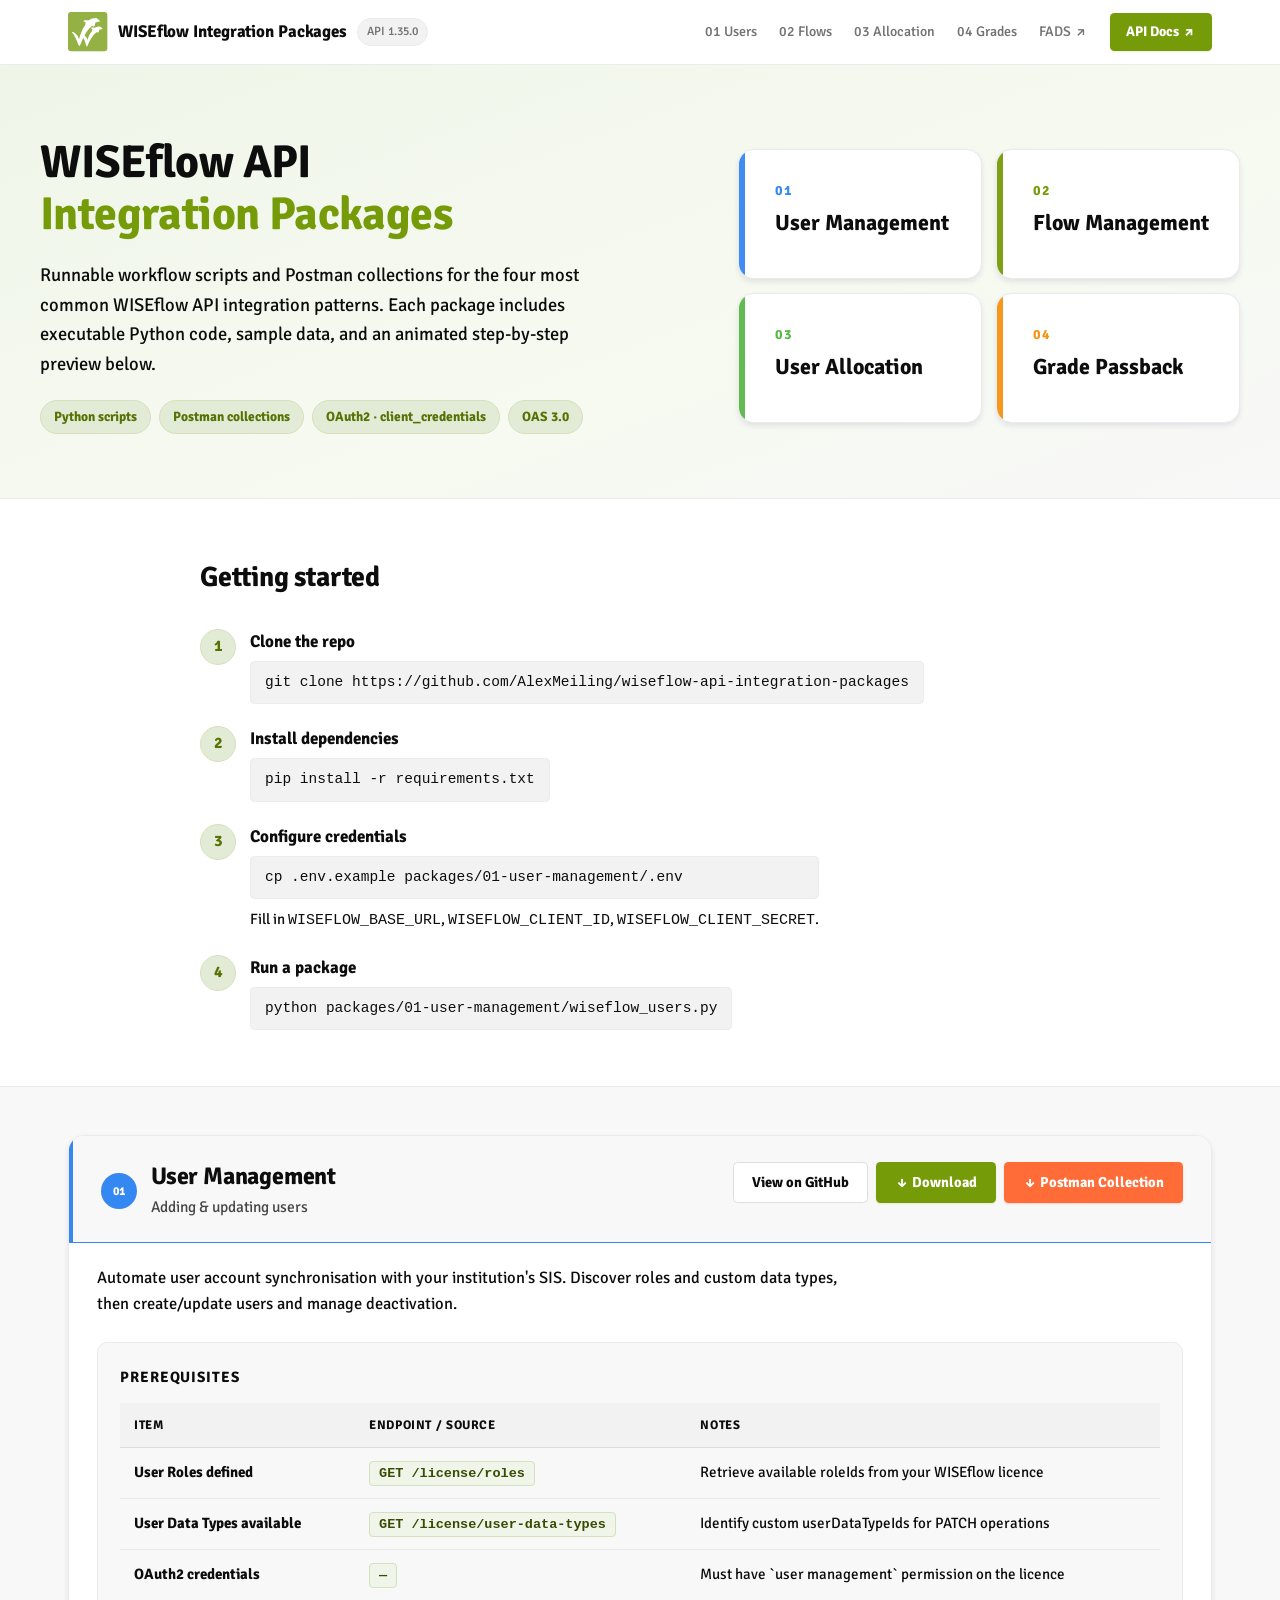
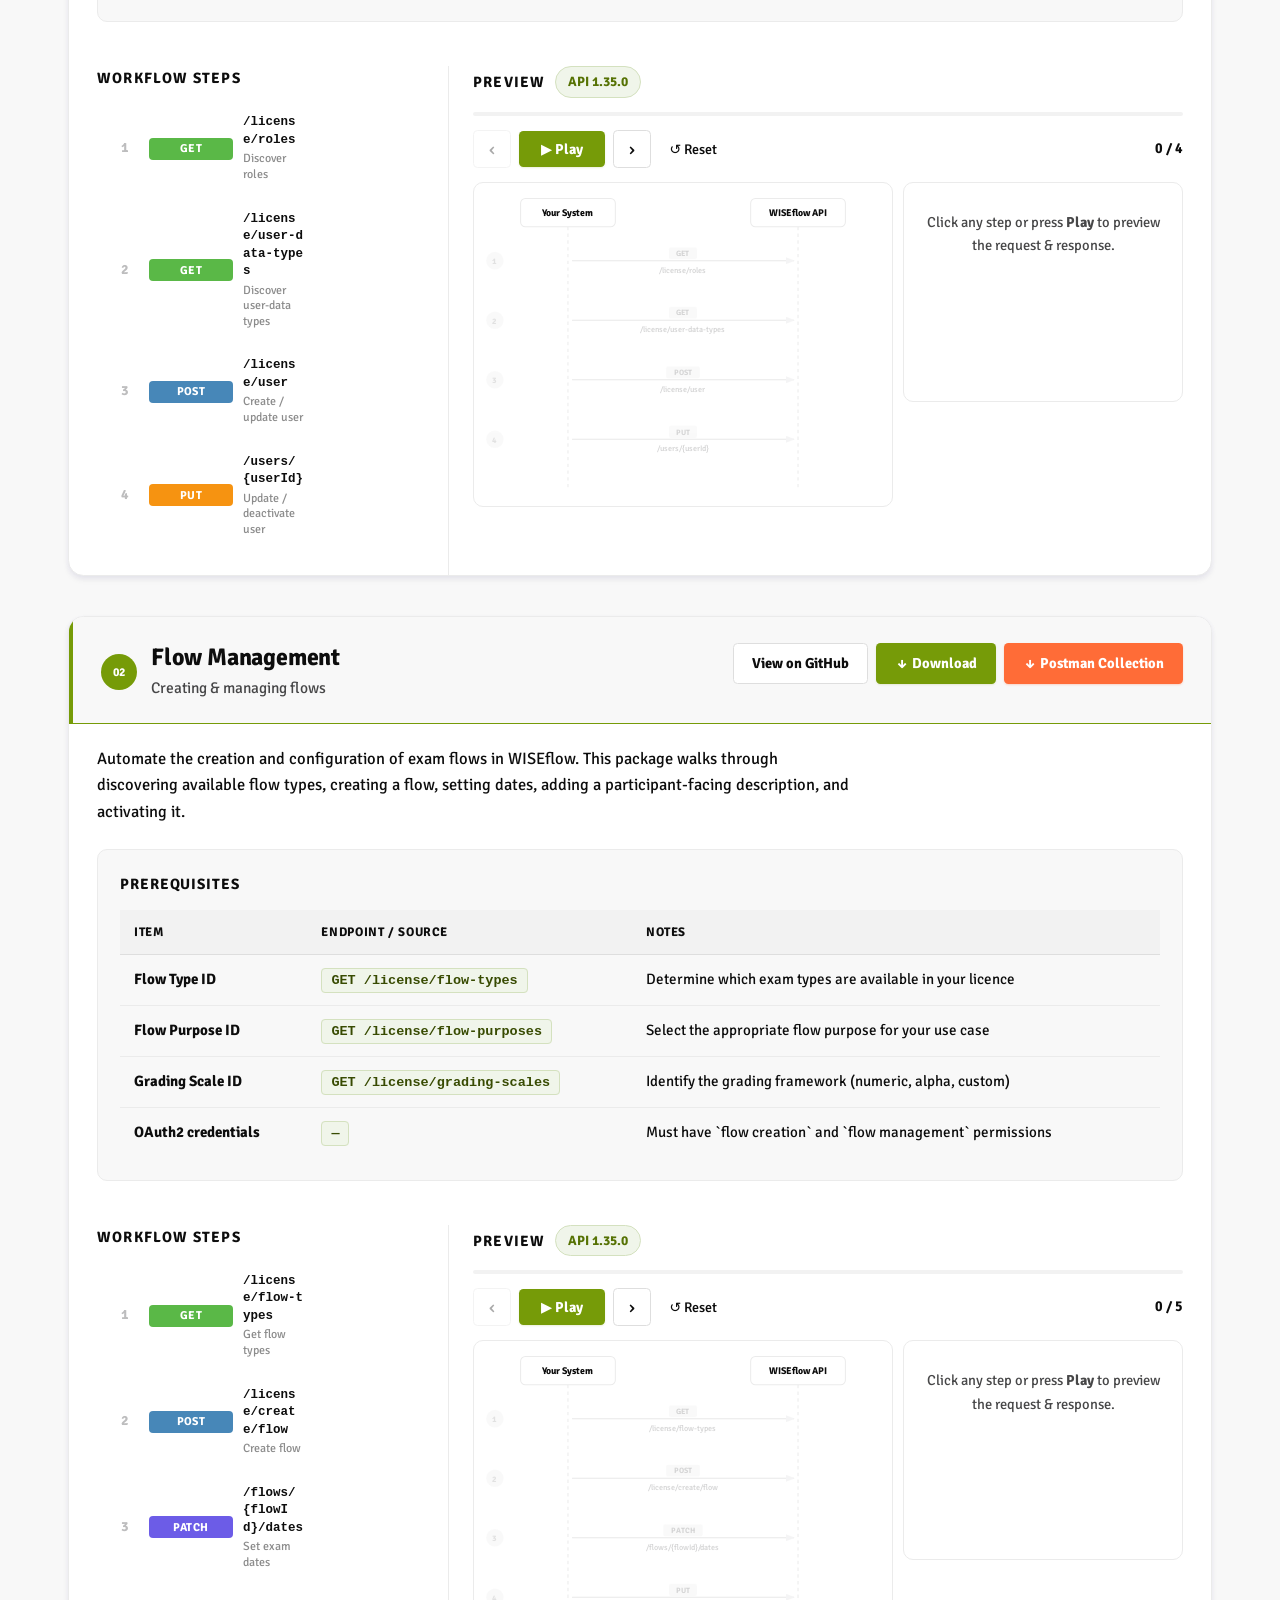
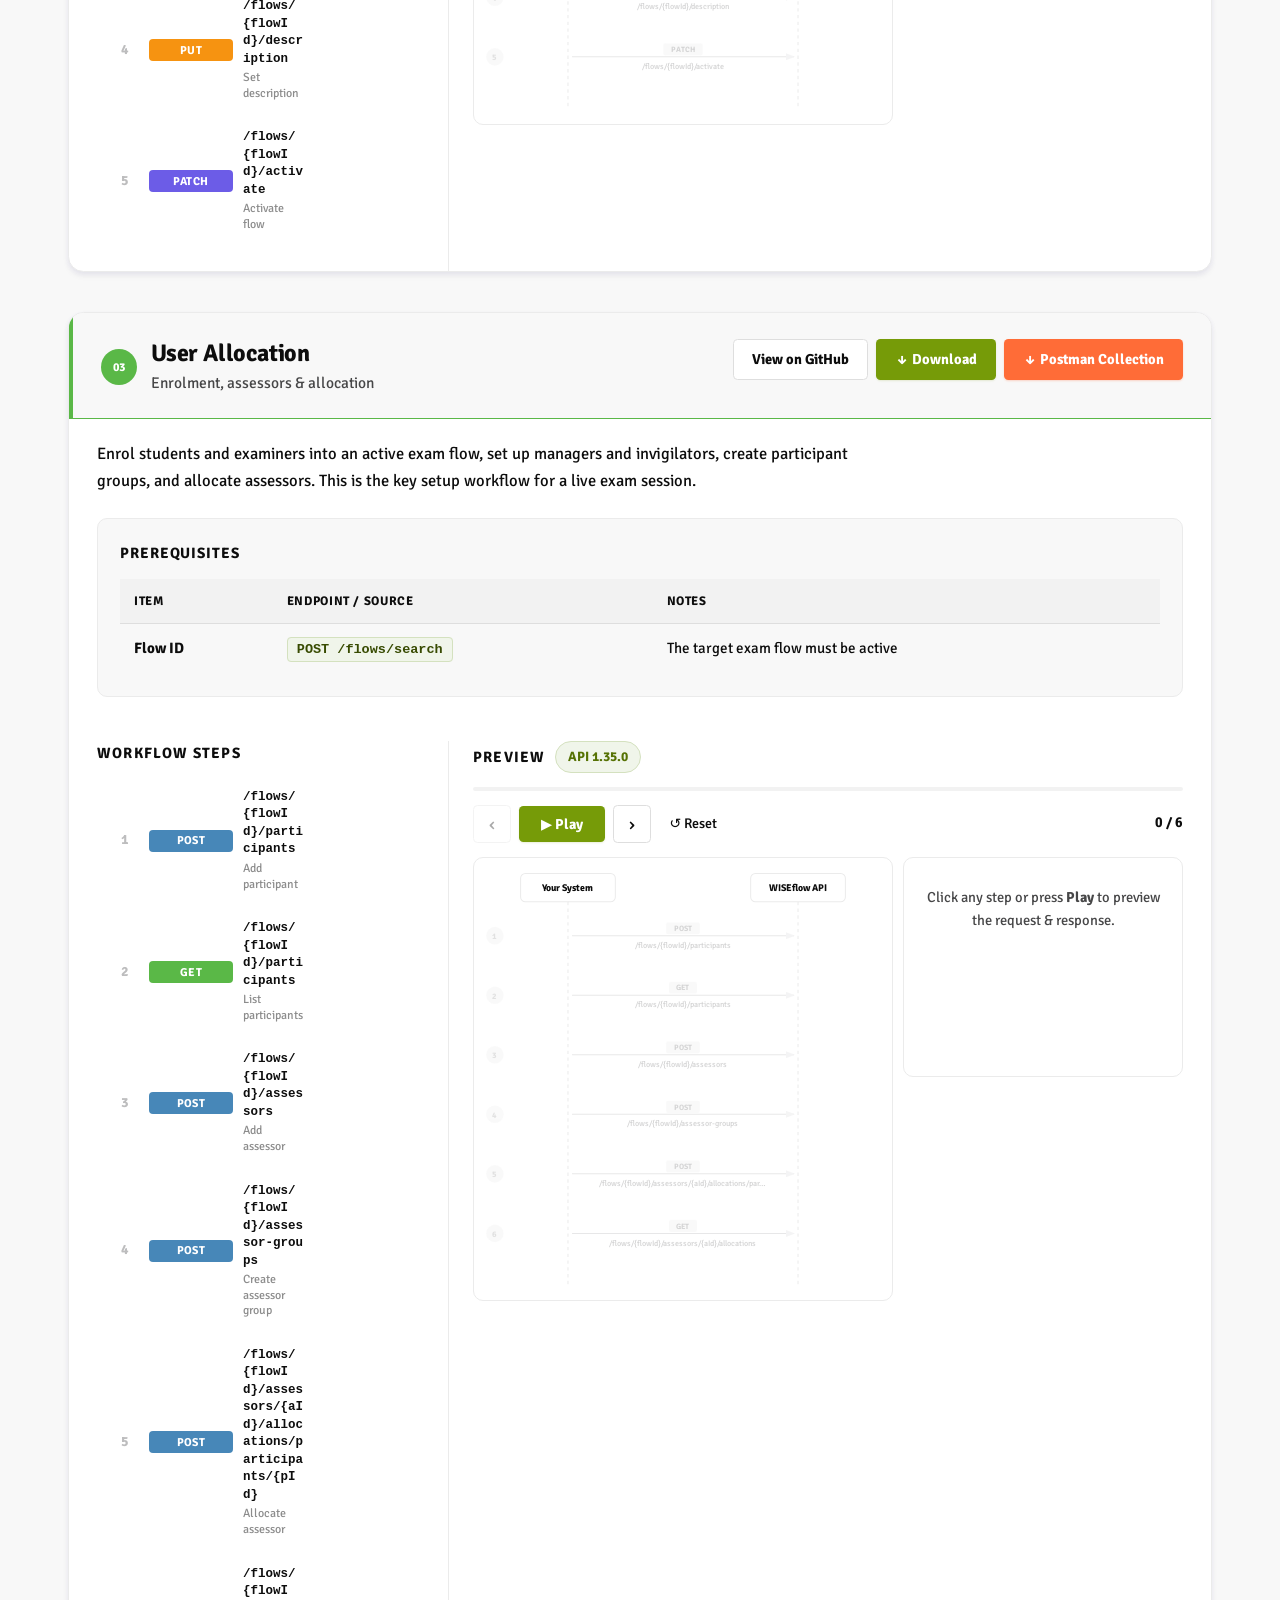
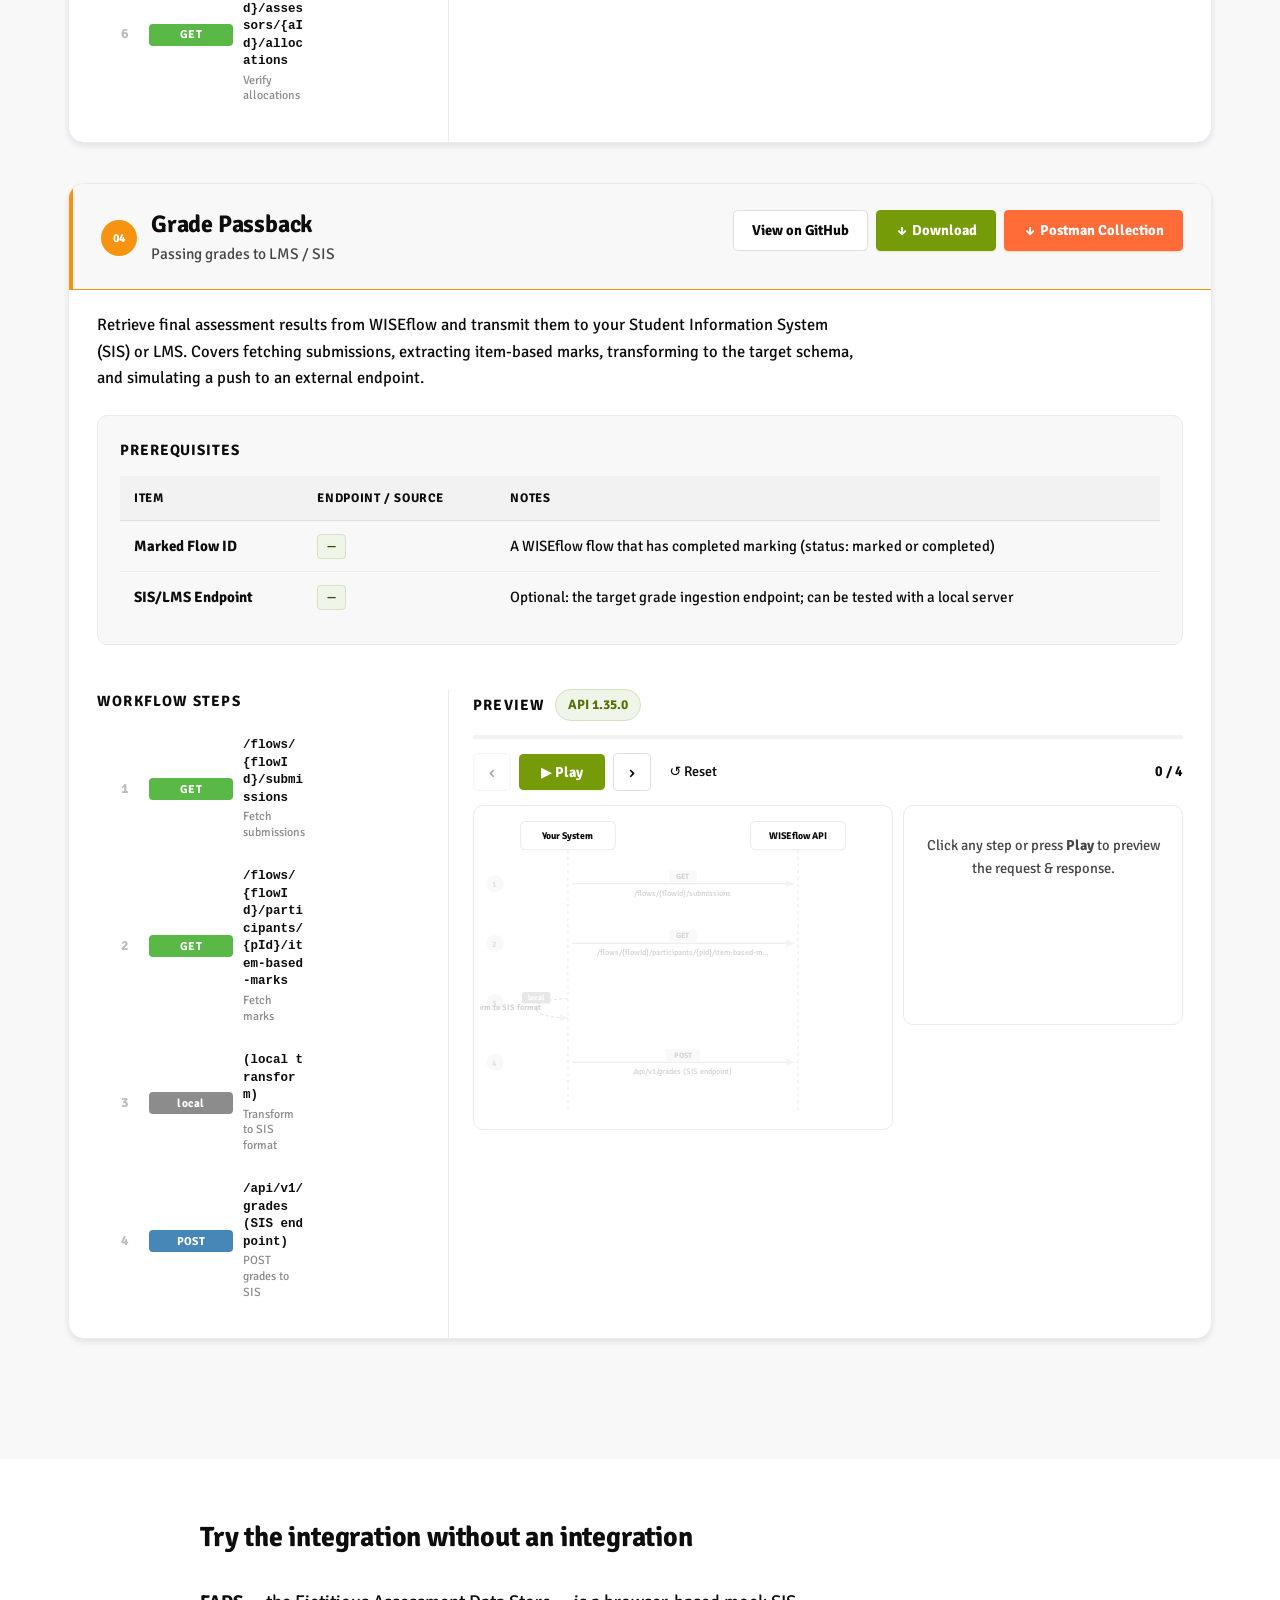
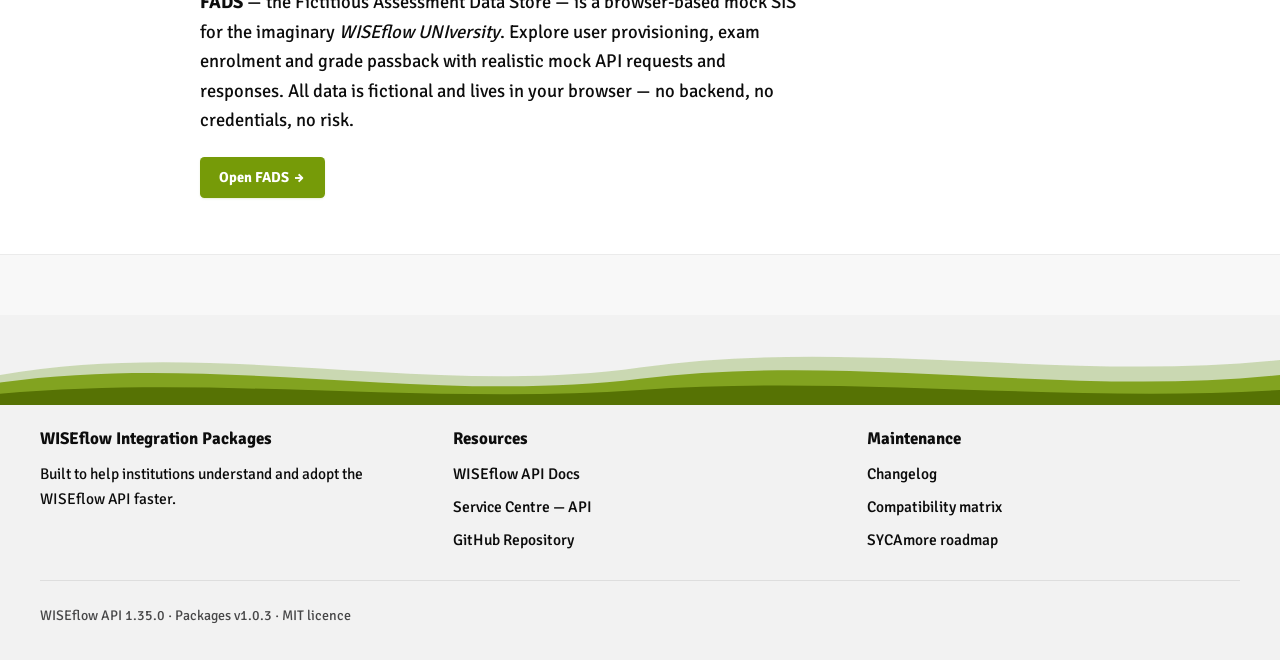
<file: web/index.html>
<!doctype html>
<html lang="en">
<head>
  <meta charset="utf-8" />
  <title>WISEflow API — Integration Packages</title>
  <meta name="viewport" content="width=device-width, initial-scale=1" />
  <meta name="description" content="Downloadable WISEflow API integration packages with animated workflow previews. Four categories: User Management, Flow Management, User Allocation, Grade Passback." />
  <meta name="theme-color" content="#769b08" />
  <link rel="icon" type="image/svg+xml" href="assets/wiseflow-mark.svg" />
  <link rel="stylesheet" href="tokens.css" />
  <link rel="stylesheet" href="styles.css?v=4" />
</head>
<body>

  <!-- ── Top nav ─────────────────────────────────────────────────────────── -->
  <header class="topnav">
    <div class="nav-inner">
      <div class="nav-brand">
        <img class="brand-logo" src="assets/wiseflow-mark.svg" alt="WISEflow" width="40" height="40" />
        <span class="brand-name">WISEflow Integration Packages</span>
        <span class="brand-badge">API 1.35.0</span>
      </div>
      <nav class="nav-links" aria-label="Package navigation">
        <a href="#pkg-users">01 Users</a>
        <a href="#pkg-flows">02 Flows</a>
        <a href="#pkg-participants">03 Allocation</a>
        <a href="#pkg-grades">04 Grades</a>
        <a href="fads.html" class="nav-fads-link">FADS ↗</a>
        <a href="https://docs.wiseflow.net/" target="_blank" rel="noopener" class="nav-api-link">
          API Docs ↗
        </a>
      </nav>
    </div>
  </header>

  <!-- ── Hero ────────────────────────────────────────────────────────────── -->
  <section class="hero">
    <div class="hero-inner">
      <div class="hero-text">
        <h1>WISEflow API<br><span class="hero-accent">Integration Packages</span></h1>
        <p class="hero-lede">
          Runnable workflow scripts and Postman collections for the four most common WISEflow API integration patterns.
          Each package includes executable Python code, sample data, and an animated step-by-step preview below.
        </p>
        <div class="hero-tags">
          <span class="tag">Python scripts</span>
          <span class="tag">Postman collections</span>
          <span class="tag">OAuth2 · client_credentials</span>
          <span class="tag">OAS 3.0</span>
        </div>
      </div>
      <div class="hero-cards">
        <a href="#pkg-users"        class="hero-card" style="--c:#3587F2"><span>01</span>User Management</a>
        <a href="#pkg-flows"        class="hero-card" style="--c:#769b08"><span>02</span>Flow Management</a>
        <a href="#pkg-participants" class="hero-card" style="--c:#5ab847"><span>03</span>User Allocation</a>
        <a href="#pkg-grades"       class="hero-card" style="--c:#f69311"><span>04</span>Grade Passback</a>
      </div>
    </div>
  </section>

  <!-- ── Getting started ─────────────────────────────────────────────────── -->
  <section class="getting-started">
    <div class="gs-inner">
      <h2>Getting started</h2>
      <div class="gs-steps">
        <div class="gs-step">
          <div class="gs-num">1</div>
          <div>
            <strong>Clone the repo</strong>
            <code class="inline-code">git clone https://github.com/AlexMeiling/wiseflow-api-integration-packages</code>
          </div>
        </div>
        <div class="gs-step">
          <div class="gs-num">2</div>
          <div>
            <strong>Install dependencies</strong>
            <code class="inline-code">pip install -r requirements.txt</code>
          </div>
        </div>
        <div class="gs-step">
          <div class="gs-num">3</div>
          <div>
            <strong>Configure credentials</strong>
            <code class="inline-code">cp .env.example packages/01-user-management/.env</code>
            <p class="gs-note">Fill in <code>WISEFLOW_BASE_URL</code>, <code>WISEFLOW_CLIENT_ID</code>, <code>WISEFLOW_CLIENT_SECRET</code>.</p>
          </div>
        </div>
        <div class="gs-step">
          <div class="gs-num">4</div>
          <div>
            <strong>Run a package</strong>
            <code class="inline-code">python packages/01-user-management/wiseflow_users.py</code>
          </div>
        </div>
      </div>
    </div>
  </section>

  <!-- ── Package cards (injected by app.js) ──────────────────────────────── -->
  <main class="packages-wrapper">
    <div id="packages-grid"></div>
  </main>

  <!-- ── FADS teaser ─────────────────────────────────────────────────────── -->
  <section class="getting-started" id="fads-teaser">
    <div class="gs-inner">
      <h2>Try the integration without an integration</h2>
      <p class="hero-lede" style="max-width: 60ch;">
        <strong>FADS</strong> — the Fictitious Assessment Data Store — is a browser-based mock SIS
        for the imaginary <em>WISEflow UNIversity</em>. Explore user provisioning, exam enrolment and
        grade passback with realistic mock API requests and responses. All data is fictional and
        lives in your browser — no backend, no credentials, no risk.
      </p>
      <p><a class="btn btn-solid" href="fads.html">Open FADS →</a></p>
    </div>
  </section>

  <!-- ── Footer ──────────────────────────────────────────────────────────── -->
  <footer class="site-footer">
    <div class="footer-inner">
      <div class="footer-col">
        <strong>WISEflow Integration Packages</strong>
        <p>Built to help institutions understand and adopt the WISEflow API faster.</p>
      </div>
      <div class="footer-col">
        <strong>Resources</strong>
        <ul>
          <li><a href="https://docs.wiseflow.net/" target="_blank" rel="noopener">WISEflow API Docs</a></li>
          <li><a href="https://help.wiseflow.net/service-centre/api" target="_blank" rel="noopener">Service Centre — API</a></li>
          <li><a href="https://github.com/AlexMeiling/wiseflow-api-integration-packages" target="_blank" rel="noopener">GitHub Repository</a></li>
        </ul>
      </div>
      <div class="footer-col">
        <strong>Maintenance</strong>
        <ul>
          <li><a href="https://github.com/AlexMeiling/wiseflow-api-integration-packages/blob/main/docs/CHANGELOG.md" target="_blank" rel="noopener">Changelog</a></li>
          <li><a href="https://github.com/AlexMeiling/wiseflow-api-integration-packages/blob/main/compatibility.json" target="_blank" rel="noopener">Compatibility matrix</a></li>
          <li><a href="https://uniwise-sycamore.web.app/wiseflow/themes" target="_blank" rel="noopener">SYCAmore roadmap</a></li>
        </ul>
      </div>
    </div>
    <div class="footer-bottom">
      <span>WISEflow API 1.35.0 · Packages v1.0.3 · MIT licence</span>
    </div>
  </footer>

  <script src="app.js?v=5"></script>
</body>
</html>
</file>
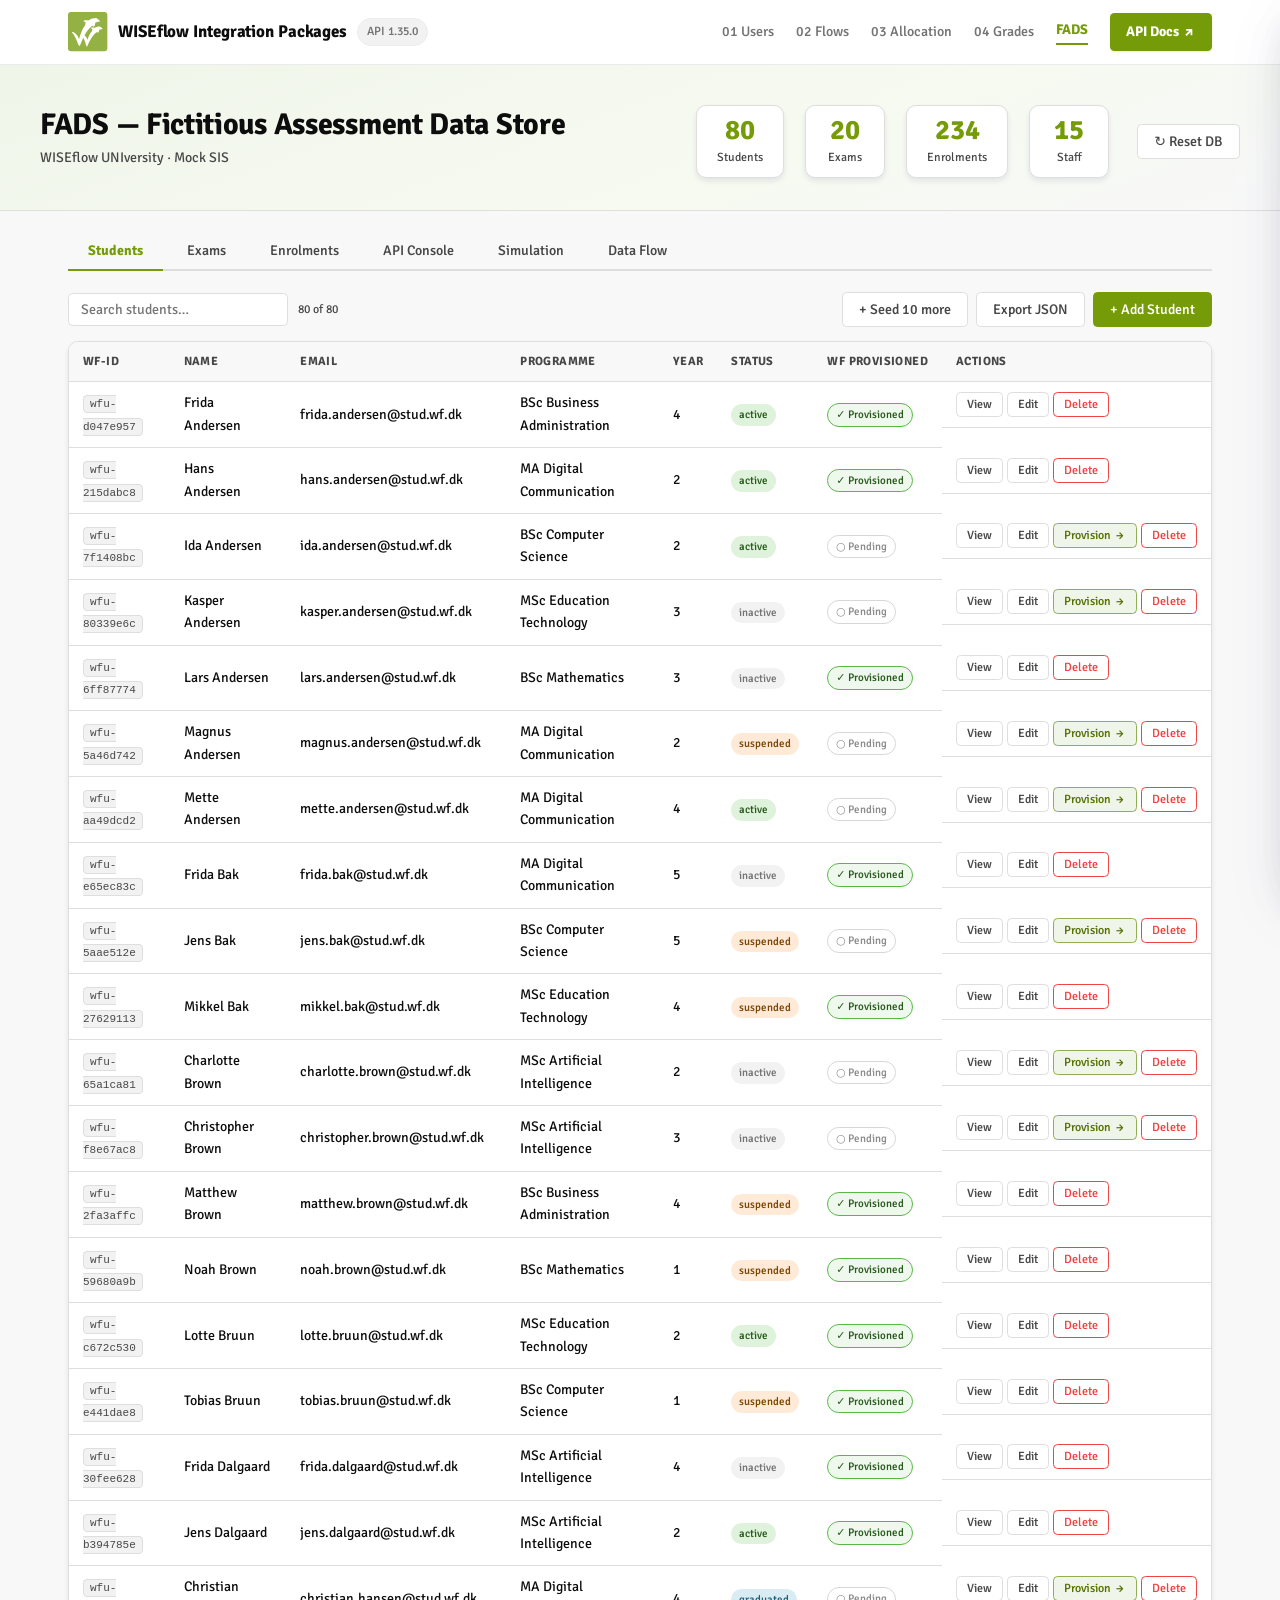
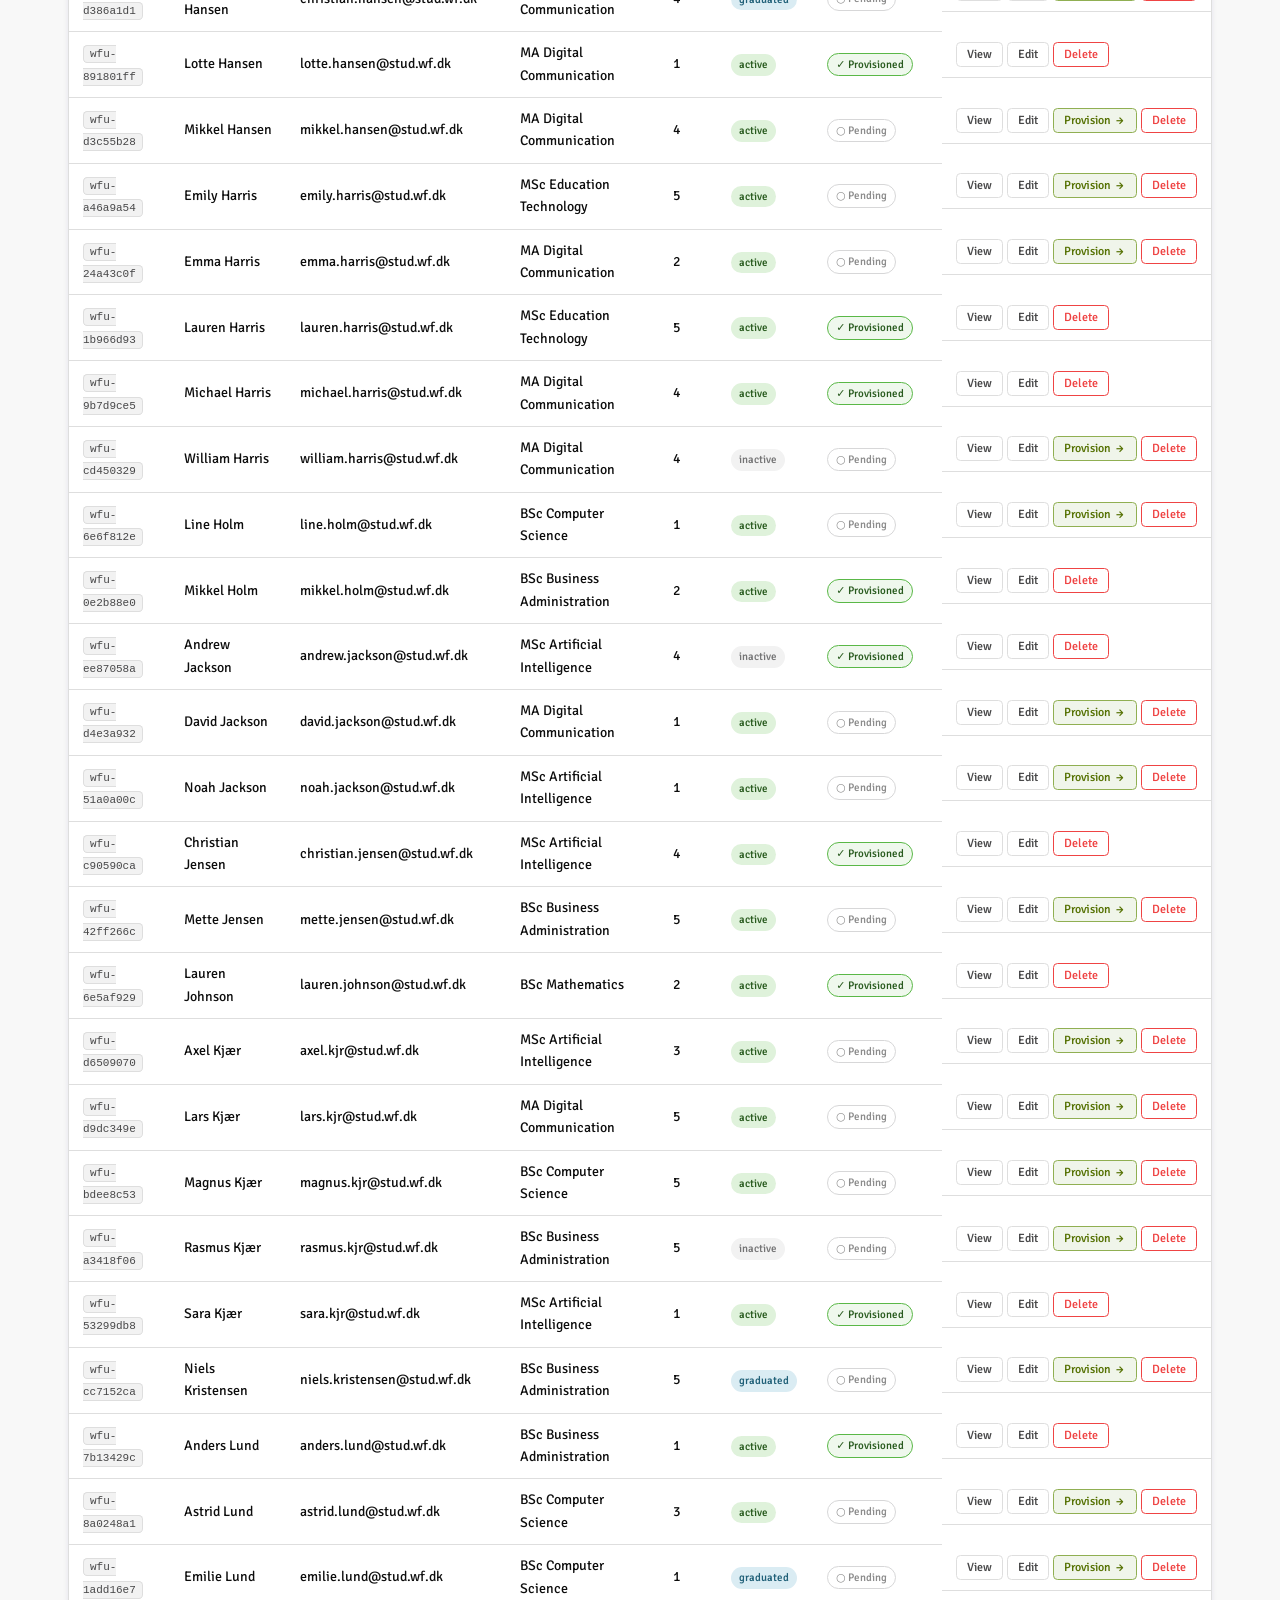
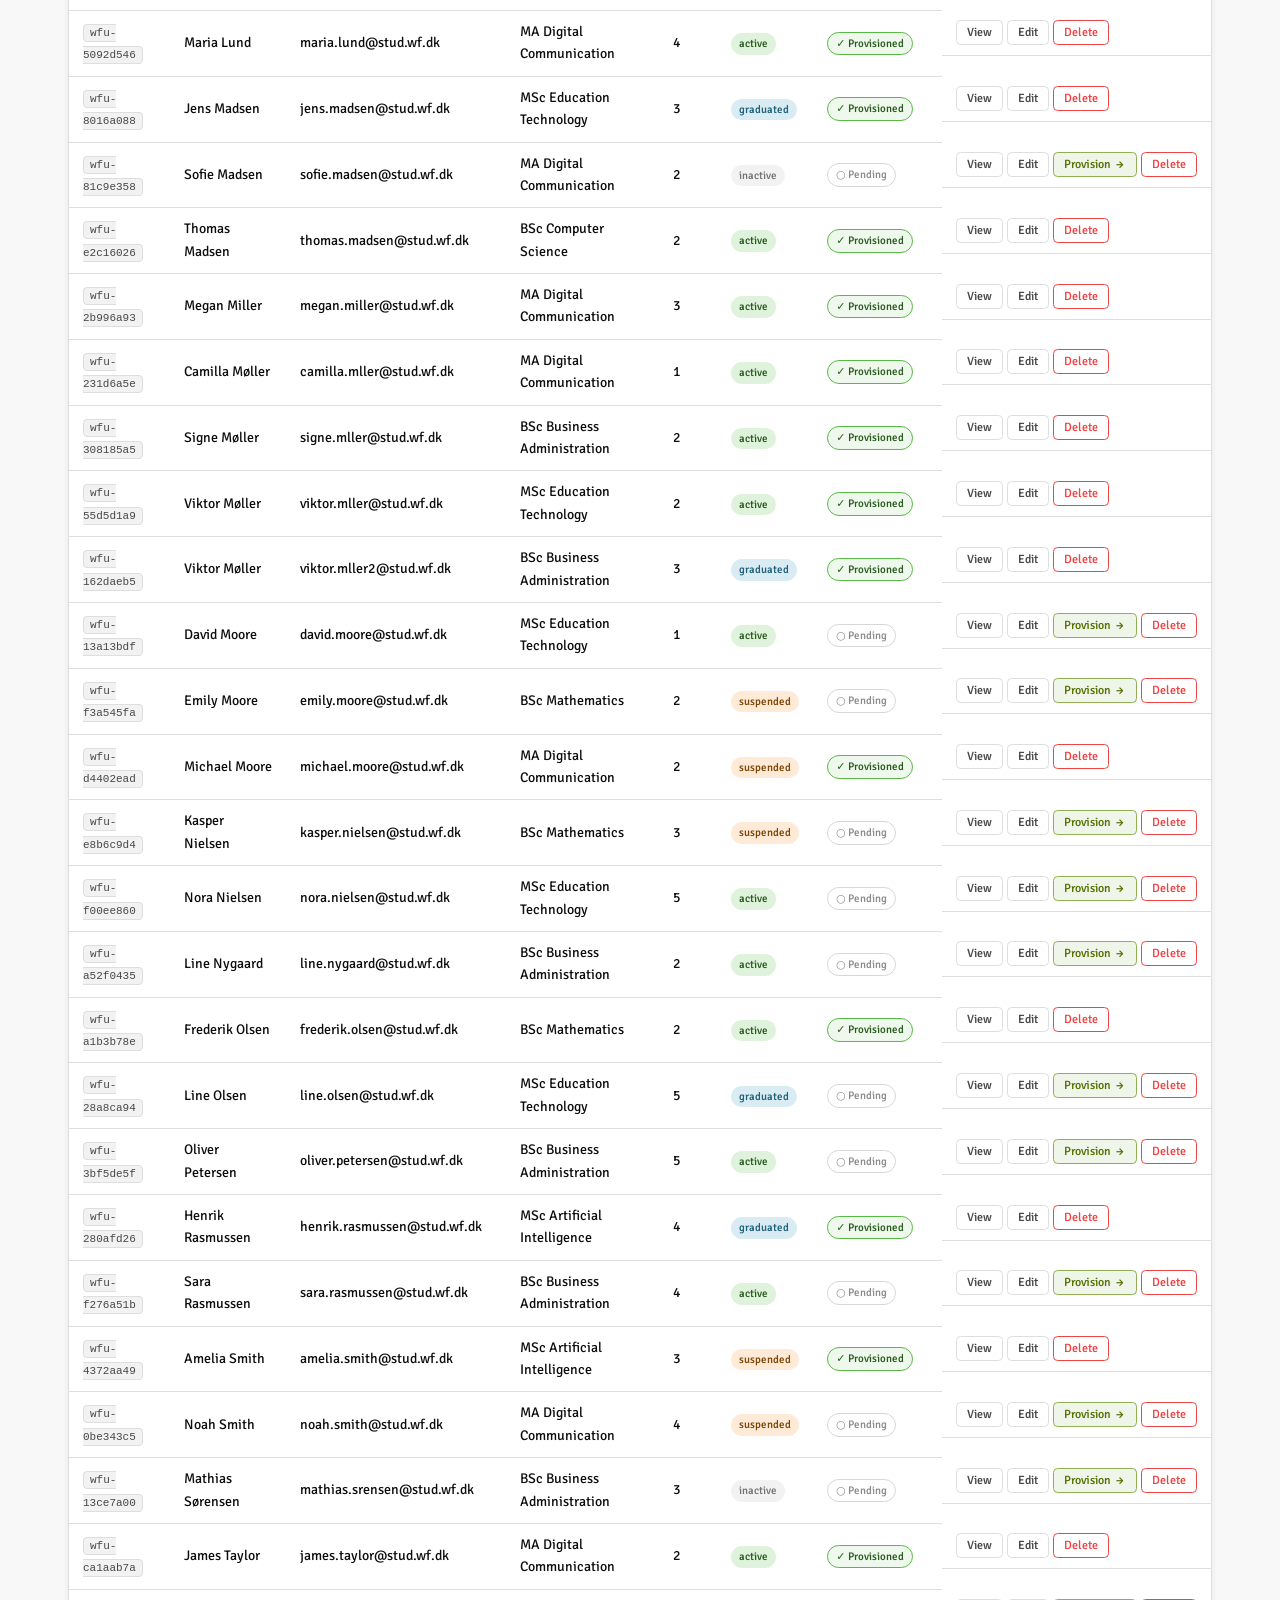
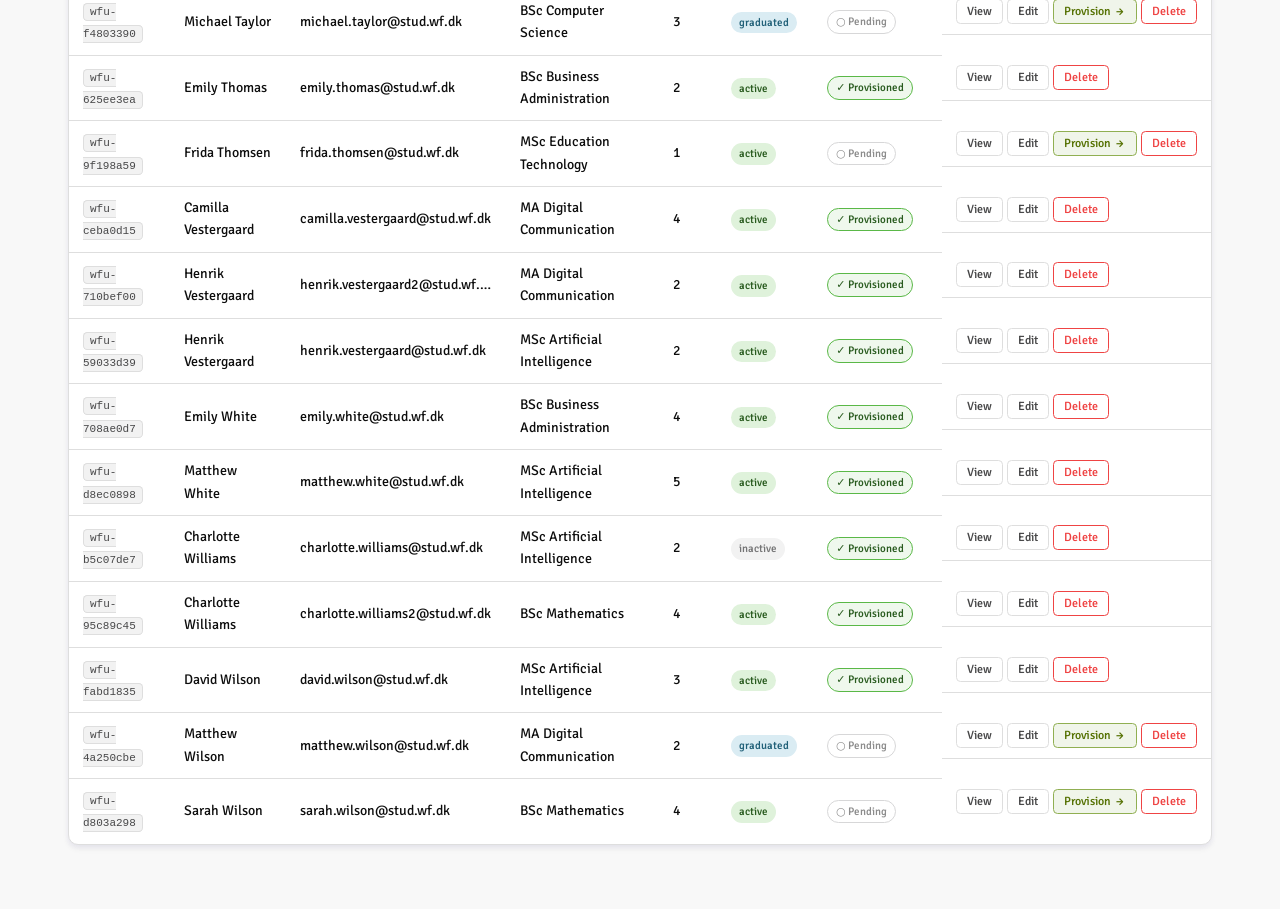
<file: web/fads.html>
<!doctype html>
<html lang="en">
<head>
  <meta charset="utf-8" />
  <title>FADS — WISEflow UNIversity Mock SIS</title>
  <meta name="viewport" content="width=device-width, initial-scale=1" />
  <meta name="description" content="FADS — Fictitious Assessment Data Store. A mock Student Information System for WISEflow UNIversity demonstrating user provisioning, exam enrolment, and grade passback workflows." />
  <meta name="theme-color" content="#769b08" />
  <link rel="icon" type="image/svg+xml" href="assets/wiseflow-mark.svg" />
  <link rel="stylesheet" href="tokens.css" />
  <link rel="stylesheet" href="styles.css?v=4" />
  <link rel="stylesheet" href="fads.css?v=8" />
</head>
<body>

  <!-- ── Top nav ─────────────────────────────────────────────────────────── -->
  <header class="topnav">
    <div class="nav-inner">
      <div class="nav-brand">
        <img class="brand-logo" src="assets/wiseflow-mark.svg" alt="WISEflow" width="40" height="40" />
        <span class="brand-name">WISEflow Integration Packages</span>
        <span class="brand-badge">API 1.35.0</span>
      </div>
      <nav class="nav-links" aria-label="Package navigation">
        <a href="index.html#pkg-users">01 Users</a>
        <a href="index.html#pkg-flows">02 Flows</a>
        <a href="index.html#pkg-participants">03 Allocation</a>
        <a href="index.html#pkg-grades">04 Grades</a>
        <a href="fads.html" class="nav-fads-link">FADS</a>
        <a href="https://docs.wiseflow.net/" target="_blank" rel="noopener" class="nav-api-link">
          API Docs ↗
        </a>
      </nav>
    </div>
  </header>

  <!-- ── FADS Hero ───────────────────────────────────────────────────────── -->
  <section class="fads-hero">
    <div class="fads-hero-inner">
      <div class="fads-hero-text">
        <h1>FADS — Fictitious Assessment Data Store</h1>
        <p class="fads-hero-subtitle">WISEflow UNIversity &middot; Mock SIS</p>
        <span id="seed-status" class="seed-status"></span>
      </div>
      <div class="fads-stats">
        <div class="fads-stat">
          <span id="stat-students" class="stat-value">—</span>
          <span class="stat-label">Students</span>
        </div>
        <div class="fads-stat">
          <span id="stat-exams" class="stat-value">—</span>
          <span class="stat-label">Exams</span>
        </div>
        <div class="fads-stat">
          <span id="stat-enrolments" class="stat-value">—</span>
          <span class="stat-label">Enrolments</span>
        </div>
        <div class="fads-stat">
          <span id="stat-staff" class="stat-value">—</span>
          <span class="stat-label">Staff</span>
        </div>
      </div>
      <button class="btn-secondary" onclick="resetDatabase()">&#8635; Reset DB</button>
    </div>
  </section>

  <!-- ── Toast container ─────────────────────────────────────────────────── -->
  <div id="toast-container" class="toast-container" aria-live="polite"></div>

  <!-- ── Slide-in drawer ─────────────────────────────────────────────────── -->
  <div id="drawer-overlay" class="drawer-overlay" role="presentation"></div>
  <aside id="drawer" class="drawer" role="dialog" aria-modal="true" aria-labelledby="drawer-title">
    <div class="drawer-header">
      <h2 id="drawer-title"></h2>
      <button id="drawer-close" class="drawer-close" aria-label="Close">&times;</button>
    </div>
    <div id="drawer-body" class="drawer-body"></div>
  </aside>

  <!-- ── Modal ───────────────────────────────────────────────────────────── -->
  <div id="modal" class="modal-overlay" role="dialog" aria-modal="true" aria-labelledby="modal-title">
    <div class="modal">
      <div class="modal-header">
        <h2 id="modal-title"></h2>
        <button id="modal-close" class="modal-close" aria-label="Close">&times;</button>
      </div>
      <div id="modal-body" class="modal-body"></div>
      <div class="modal-footer">
        <button id="modal-cancel" class="btn-secondary">Cancel</button>
        <button id="modal-confirm" class="btn-primary">Confirm</button>
      </div>
    </div>
  </div>

  <!-- ── Main application ────────────────────────────────────────────────── -->
  <main class="fads-app">

    <!-- Tab bar -->
    <div class="tab-bar" role="tablist">
      <button class="tab-btn active" data-tab="students"    role="tab" aria-selected="true">Students</button>
      <button class="tab-btn"        data-tab="exams"       role="tab" aria-selected="false">Exams</button>
      <button class="tab-btn"        data-tab="enrolments"  role="tab" aria-selected="false">Enrolments</button>
      <button class="tab-btn"        data-tab="api-console" role="tab" aria-selected="false">API Console</button>
      <button class="tab-btn"        data-tab="simulation"  role="tab" aria-selected="false">Simulation</button>
      <button class="tab-btn"        data-tab="dataflow"    role="tab" aria-selected="false">Data Flow</button>
    </div>

    <!-- ── Students panel ──────────────────────────────────────────────── -->
    <div id="tab-students" class="tab-panel active" role="tabpanel">
      <div class="tab-toolbar">
        <input id="students-search" type="search" placeholder="Search students…" class="search-input" aria-label="Search students" />
        <span id="students-count" class="count-label"></span>
        <div class="toolbar-actions">
          <button class="btn-secondary" onclick="seedMoreStudents()">+ Seed 10 more</button>
          <button class="btn-secondary" onclick="exportStudentsJSON()">Export JSON</button>
          <button class="btn-primary"   onclick="addStudentModal()">+ Add Student</button>
        </div>
      </div>
      <div class="table-wrapper">
        <table class="data-table">
          <thead>
            <tr>
              <th>WF-ID</th>
              <th>Name</th>
              <th>Email</th>
              <th>Programme</th>
              <th>Year</th>
              <th>Status</th>
              <th>WF Provisioned</th>
              <th>Actions</th>
            </tr>
          </thead>
          <tbody id="students-tbody">
            <tr><td colspan="8" class="empty-row">Loading…</td></tr>
          </tbody>
        </table>
      </div>
    </div>

    <!-- ── Exams panel ─────────────────────────────────────────────────── -->
    <div id="tab-exams" class="tab-panel" role="tabpanel">
      <div class="tab-toolbar">
        <input id="exams-search" type="search" placeholder="Search exams…" class="search-input" aria-label="Search exams" />
        <span id="exams-count" class="count-label"></span>
        <div class="toolbar-actions">
          <button class="btn-primary" onclick="addExamModal()">+ Add Exam</button>
        </div>
      </div>
      <div class="table-wrapper">
        <table class="data-table">
          <thead>
            <tr>
              <th>Exam Code</th>
              <th>Title</th>
              <th>Flow Type</th>
              <th>Type</th>
              <th>Faculty</th>
              <th>Status</th>
              <th>Start Date</th>
              <th>WF Provisioned</th>
              <th>Actions</th>
            </tr>
          </thead>
          <tbody id="exams-tbody">
            <tr><td colspan="9" class="empty-row">Loading…</td></tr>
          </tbody>
        </table>
      </div>
    </div>

    <!-- ── Enrolments panel ─────────────────────────────────────────────── -->
    <div id="tab-enrolments" class="tab-panel" role="tabpanel">
      <div class="tab-toolbar">
        <select id="enrol-exam-filter" class="search-input" aria-label="Filter by exam">
          <option value="">All exams</option>
        </select>
        <span id="enrolments-count" class="count-label"></span>
        <div class="toolbar-actions">
          <button class="btn-secondary" onclick="syncAllUnprovisioned()">Sync all unprovisioned</button>
          <button class="btn-secondary" onclick="passbackAllGrades()">Passback all grades</button>
          <button class="btn-primary"   onclick="enrolStudentModal()">+ Enrol Student</button>
        </div>
      </div>
      <div class="table-wrapper">
        <table class="data-table">
          <thead>
            <tr>
              <th>Student</th>
              <th>Exam Code</th>
              <th>Exam Title</th>
              <th>Status</th>
              <th>WF Synced</th>
              <th>Grade</th>
              <th>Passed</th>
              <th>Actions</th>
            </tr>
          </thead>
          <tbody id="enrolments-tbody">
            <tr><td colspan="8" class="empty-row">Loading…</td></tr>
          </tbody>
        </table>
      </div>
    </div>

    <!-- ── API Console panel ─────────────────────────────────────────────── -->
    <div id="tab-api-console" class="tab-panel" role="tabpanel">
      <div class="api-console">

        <!-- Workflow stepper -->
        <div class="workflow-stepper">
          <div class="wf-step"><span class="wf-step-num">01</span><span class="wf-step-label">User Provisioning</span></div>
          <span class="wf-step-arrow">→</span>
          <div class="wf-step"><span class="wf-step-num">02</span><span class="wf-step-label">Flow Provisioning</span></div>
          <span class="wf-step-arrow">→</span>
          <div class="wf-step"><span class="wf-step-num">03</span><span class="wf-step-label">Exam Enrolment</span></div>
          <span class="wf-step-arrow">→</span>
          <div class="wf-step"><span class="wf-step-num">04</span><span class="wf-step-label">Grade Passback</span></div>
        </div>

        <!-- Workflow 01: User Provisioning -->
        <div class="workflow-panel">
          <div class="workflow-header">
            <span class="workflow-num">01</span>
            <div>
              <h3>User Provisioning</h3>
              <p>POST /license/user &mdash; Create or update a user on the WISEflow licence</p>
            </div>
          </div>
          <div class="workflow-body">
            <div class="workflow-students">
              <label class="field-label">Select students to provision:</label>
              <div id="api-w1-students" class="checkbox-list"></div>
              <div class="workflow-controls">
                <button class="btn-secondary" onclick="buildW1Preview()">Preview</button>
                <button class="btn-primary"   onclick="sendW1()">Send &#8599;</button>
              </div>
            </div>
            <div class="api-blocks">
              <div class="api-block">
                <div class="api-block-header">
                  <span class="method-badge method-post">POST</span>
                  <span id="api-w1-url" class="api-url">/license/user</span>
                  <span class="api-block-label">Request</span>
                  <button class="btn-copy" onclick="copyCode('api-w1-request')">Copy</button>
                </div>
                <div class="api-base-url-bar"><span class="api-base-url-label">Base URL</span> https://europe-api.wiseflow.net/v1</div>
                <div class="api-auth-header"></div>
                <pre id="api-w1-request" class="api-code"><span class="jc">// Select students above to preview request</span></pre>
              </div>
              <div class="api-block">
                <div class="api-block-header">
                  <span class="status-badge status-2xx">201</span>
                  <span class="api-block-label">Response</span>
                  <button class="btn-copy" onclick="copyCode('api-w1-response')">Copy</button>
                </div>
                <pre id="api-w1-response" class="api-code"><span class="jc">// Response will appear here after Send</span></pre>
              </div>
            </div>
          </div>
        </div>

        <div class="workflow-connector" aria-hidden="true">↓</div>

        <!-- Workflow 02: Flow Provisioning -->
        <div class="workflow-panel">
          <div class="workflow-header">
            <span class="workflow-num">02</span>
            <div>
              <h3>Flow Provisioning <span class="dep-chip">Requires 01</span></h3>
              <p>POST /license/create/flow &rarr; PATCH /flows/{id}/dates &rarr; PATCH /flows/{id}/activate</p>
            </div>
          </div>
          <div class="workflow-body">
            <div class="workflow-students">
              <label class="field-label">Select exam to provision:</label>
              <select id="api-wfp-exam" class="search-input" onchange="loadWfpFlow()">
                <option value="">— Select unprovisioned exam —</option>
              </select>
              <span id="api-wfp-info" class="info-label"></span>
              <p class="workflow-note">Creates the WISEflow flow, sets exam window dates, then activates it. Run once per exam.</p>
              <div class="workflow-controls">
                <button class="btn-primary" onclick="sendWfp()">Provision Flow &#8599;</button>
              </div>
            </div>
            <div class="api-blocks">
              <div class="api-block">
                <div class="api-block-header">
                  <span class="method-badge method-post">POST</span>
                  <span id="api-wfp-create-url" class="api-url">/license/create/flow</span>
                  <span class="api-block-label">Step 1 — Create</span>
                  <button class="btn-copy" onclick="copyCode('api-wfp-create-request')">Copy</button>
                </div>
                <div class="api-base-url-bar"><span class="api-base-url-label">Base URL</span> https://europe-api.wiseflow.net/v1</div>
                <div class="api-auth-header"></div>
                <pre id="api-wfp-create-request" class="api-code"><span class="jc">// Select an exam above</span></pre>
              </div>
              <div class="api-block">
                <div class="api-block-header">
                  <span class="status-badge status-2xx">201</span>
                  <span class="api-block-label">Response</span>
                  <button class="btn-copy" onclick="copyCode('api-wfp-create-response')">Copy</button>
                </div>
                <pre id="api-wfp-create-response" class="api-code"><span class="jc">// Flow created</span></pre>
              </div>
              <div class="api-block">
                <div class="api-block-header">
                  <span class="method-badge method-patch">PATCH</span>
                  <span id="api-wfp-dates-url" class="api-url">/flows/{flowId}/dates</span>
                  <span class="api-block-label">Step 2 — Set dates</span>
                  <button class="btn-copy" onclick="copyCode('api-wfp-dates-request')">Copy</button>
                </div>
                <div class="api-base-url-bar"><span class="api-base-url-label">Base URL</span> https://europe-api.wiseflow.net/v1</div>
                <div class="api-auth-header"></div>
                <pre id="api-wfp-dates-request" class="api-code"><span class="jc">// Select an exam above</span></pre>
              </div>
              <div class="api-block">
                <div class="api-block-header">
                  <span class="status-badge status-2xx">200</span>
                  <span class="api-block-label">Response</span>
                  <button class="btn-copy" onclick="copyCode('api-wfp-dates-response')">Copy</button>
                </div>
                <pre id="api-wfp-dates-response" class="api-code"><span class="jc">// Dates updated</span></pre>
              </div>
              <div class="api-block">
                <div class="api-block-header">
                  <span class="method-badge method-patch">PATCH</span>
                  <span id="api-wfp-activate-url" class="api-url">/flows/{flowId}/activate</span>
                  <span class="api-block-label">Step 3 — Activate</span>
                  <button class="btn-copy" onclick="copyCode('api-wfp-activate-request')">Copy</button>
                </div>
                <div class="api-base-url-bar"><span class="api-base-url-label">Base URL</span> https://europe-api.wiseflow.net/v1</div>
                <div class="api-auth-header"></div>
                <pre id="api-wfp-activate-request" class="api-code"><span class="jc">// Empty body</span></pre>
              </div>
              <div class="api-block">
                <div class="api-block-header">
                  <span class="status-badge status-2xx">200</span>
                  <span class="api-block-label">Response</span>
                  <button class="btn-copy" onclick="copyCode('api-wfp-activate-response')">Copy</button>
                </div>
                <pre id="api-wfp-activate-response" class="api-code"><span class="jc">// Flow activated</span></pre>
              </div>
            </div>
          </div>
        </div>

        <div class="workflow-connector" aria-hidden="true">↓</div>

        <!-- Workflow 03: Exam Enrolment -->
        <div class="workflow-panel">
          <div class="workflow-header">
            <span class="workflow-num">03</span>
            <div>
              <h3>Exam Enrolment <span class="dep-chip">Requires 02</span></h3>
              <p>POST /flows/{flowId}/participants &mdash; Enrol a student in a WISEflow exam flow</p>
            </div>
          </div>
          <div class="workflow-body">
            <div class="workflow-students">
              <label class="field-label">Select provisioned exam:</label>
              <select id="api-w2-exam" class="search-input" onchange="loadW2Participants()">
                <option value="">— Select provisioned exam —</option>
              </select>
              <span id="api-w2-info" class="info-label"></span>
              <div class="workflow-controls">
                <button class="btn-primary" onclick="sendW2()">Send &#8599;</button>
              </div>
            </div>
            <div class="api-blocks">
              <div class="api-block">
                <div class="api-block-header">
                  <span class="method-badge method-post">POST</span>
                  <span id="api-w2-url" class="api-url">/flows/{flowId}/participants</span>
                  <span class="api-block-label">Request</span>
                  <button class="btn-copy" onclick="copyCode('api-w2-request')">Copy</button>
                </div>
                <div class="api-base-url-bar"><span class="api-base-url-label">Base URL</span> https://europe-api.wiseflow.net/v1</div>
                <div class="api-auth-header"></div>
                <pre id="api-w2-request" class="api-code"><span class="jc">// Select an exam above to preview request</span></pre>
              </div>
              <div class="api-block">
                <div class="api-block-header">
                  <span class="status-badge status-2xx">201</span>
                  <span class="api-block-label">Response</span>
                  <button class="btn-copy" onclick="copyCode('api-w2-response')">Copy</button>
                </div>
                <pre id="api-w2-response" class="api-code"><span class="jc">// Response will appear here after Send</span></pre>
              </div>
            </div>
          </div>
        </div>

        <div class="workflow-connector" aria-hidden="true">↓</div>

        <!-- Workflow 04: Grade Passback (SIS pulls grades FROM WISEflow) -->
        <div class="workflow-panel">
          <div class="workflow-header">
            <span class="workflow-num">04</span>
            <div>
              <h3>Grade Passback <span class="dep-chip">Requires 03</span></h3>
              <p>GET /flows/{flowId}/submissions &rarr; GET /flows/{flowId}/participants/{pId}/item-based-marks</p>
            </div>
          </div>
          <div class="workflow-body">
            <div class="workflow-students">
              <label class="field-label">Select completed exam:</label>
              <select id="api-w3-exam" class="search-input" onchange="loadW3Grades()">
                <option value="">— Select exam with grades —</option>
              </select>
              <span id="api-w3-info" class="info-label"></span>
              <p class="workflow-note">The SIS polls WISEflow to retrieve submissions and marks, then stores them locally.</p>
              <div class="workflow-controls">
                <button class="btn-primary" onclick="sendW3()">Pull Grades &#8595;</button>
              </div>
            </div>
            <div class="api-blocks">
              <!-- Step A: GET submissions -->
              <div class="api-block">
                <div class="api-block-header">
                  <span class="method-badge method-get">GET</span>
                  <span id="api-w3-url" class="api-url">/flows/{flowId}/submissions</span>
                  <span class="api-block-label">Step A — Request</span>
                  <button class="btn-copy" onclick="copyCode('api-w3-request')">Copy</button>
                </div>
                <div class="api-auth-header"></div>
                <pre id="api-w3-request" class="api-code"><span class="jc">// No body — GET request</span></pre>
              </div>
              <div class="api-block">
                <div class="api-block-header">
                  <span class="status-badge status-2xx">200</span>
                  <span class="api-block-label">Step A — Response</span>
                  <button class="btn-copy" onclick="copyCode('api-w3-response')">Copy</button>
                </div>
                <pre id="api-w3-response" class="api-code"><span class="jc">// Select a completed exam above</span></pre>
              </div>
              <!-- Step B: GET item-based-marks -->
              <div class="api-block">
                <div class="api-block-header">
                  <span class="method-badge method-get">GET</span>
                  <span id="api-w3-marks-url" class="api-url">/flows/{flowId}/participants/{pId}/item-based-marks</span>
                  <span class="api-block-label">Step B — Request</span>
                </div>
                <div class="api-auth-header"></div>
                <pre class="api-code"><span class="jc">// No body — GET request</span></pre>
              </div>
              <div class="api-block">
                <div class="api-block-header">
                  <span class="status-badge status-2xx">200</span>
                  <span class="api-block-label">Step B — Response</span>
                  <button class="btn-copy" onclick="copyCode('api-w3-marks-response')">Copy</button>
                </div>
                <pre id="api-w3-marks-response" class="api-code"><span class="jc">// Per-item marks for one participant</span></pre>
              </div>
            </div>
          </div>
        </div>

        <!-- API log -->
        <div class="api-log-section">
          <h3>Recent API calls</h3>
          <div id="api-log" class="api-log">
            <div class="log-empty">No API calls yet &mdash; use the workflows above or the Provision buttons in other tabs.</div>
          </div>
        </div>

      </div>
    </div>

    <!-- ── Simulation panel ──────────────────────────────────────────────── -->
    <div id="tab-simulation" class="tab-panel" role="tabpanel">
      <div class="sim-wrap">

        <div class="sim-intro">
          <h2>End-to-end simulation</h2>
          <p>Follow one student's exam down the whole integration string — provisioned in FADS,
             pushed into WISEflow, then returned as a <strong>webhook</strong> that lands the final
             grade back in FADS. The last two stages are <em>push</em> events WISEflow sends to you;
             no polling required.</p>
          <div class="sim-controls">
            <button id="sim-run" class="btn-primary" onclick="runSimulation()">&#9658; Run simulation</button>
            <button id="sim-reset" class="btn-secondary" onclick="resetSimulation()">&#8635; Reset</button>
            <label class="sim-speed-label">Speed
              <select id="sim-speed" class="search-input">
                <option value="0.5">0.5&times;</option>
                <option value="1" selected>1&times;</option>
                <option value="2">2&times;</option>
              </select>
            </label>
            <span class="sim-legend">
              <span class="sim-legend-item"><span class="sim-dot sim-dot-req"></span>SIS &rarr; WISEflow (request)</span>
              <span class="sim-legend-item"><span class="sim-dot sim-dot-hook"></span>WISEflow &rarr; SIS (webhook)</span>
            </span>
          </div>
        </div>

        <div id="sim-track" class="sim-track" aria-label="Integration lifecycle"></div>

        <div class="sim-lower">
          <div id="sim-detail" class="sim-detail">
            <div class="sim-detail-empty">Press <strong>Run simulation</strong> to send data down the line.</div>
          </div>
          <div id="sim-record" class="sim-record"></div>
        </div>

      </div>
    </div>

    <div id="tab-dataflow" class="tab-panel" role="tabpanel">
      <div class="df-wrap">

        <div class="sim-intro">
          <h2>Data flow model</h2>
          <p>A full sequence model between <strong>FADS (SIS)</strong> and <strong>WISEflow</strong>.
             Each stage shows the endpoint, the payload posted and returned, and a moving
             <em>user / flow / file / grade</em> token travelling the wire. The checklist on the
             right tracks what data each step updates — and what runs next.</p>
          <div class="sim-controls">
            <button id="df-run" class="btn-primary" onclick="runDataflow()">&#9658; Run walkthrough</button>
            <button id="df-reset" class="btn-secondary" onclick="resetDataflow()">&#8635; Reset</button>
            <label class="sim-speed-label">Speed
              <select id="df-speed" class="search-input">
                <option value="0.5">0.5&times;</option>
                <option value="1" selected>1&times;</option>
                <option value="2">2&times;</option>
              </select>
            </label>
            <span class="sim-legend">
              <span class="sim-legend-item"><span class="sim-dot sim-dot-req"></span>SIS &rarr; WISEflow (request)</span>
              <span class="sim-legend-item"><span class="sim-dot sim-dot-hook"></span>WISEflow &rarr; SIS (webhook)</span>
            </span>
          </div>
        </div>

        <div class="df-main">
          <div id="df-diagram" class="df-diagram" aria-label="Data flow sequence"></div>
          <aside id="df-checklist" class="df-checklist"></aside>
        </div>

      </div>
    </div>

  </main>

  <script src="fads.js?v=9"></script>
</body>
</html>
</file>
<file: web/tokens.css>
/* ==========================================================================
   WISEflow Design System — Tokens
   Single source of truth for colours, spacing, typography, shadows, radii.
   Generated from the official WISEflow design tokens.
   ========================================================================== */

:root {
  /* ── Greys ──────────────────────────────────────────────────────────── */
  --wf-colors-gray-1:  #f8f8f8;
  --wf-colors-gray-2:  #f2f2f2;
  --wf-colors-gray-3:  #ebebeb;
  --wf-colors-gray-4:  #dedede;
  --wf-colors-gray-5:  #d7d7d8;
  --wf-colors-gray-6:  #CACACB;
  --wf-colors-gray-7:  #C3C3C4;
  --wf-colors-gray-8:  #BDBDBE;
  --wf-colors-gray-9:  #8c8c8c;
  --wf-colors-gray-10: #747475;
  --wf-colors-gray-11: #474748;
  --wf-colors-gray-12: #0d0d0d;

  /* ── Brand & extended palette ──────────────────────────────────────── */
  --wf-colors-originality-purple-1: #EEEFFE;
  --wf-colors-originality-purple-2: #DEE0FD;
  --wf-colors-originality-purple-9: #6C5CE7;
  --wf-colors-originality-purple-11: #40368F;
  --wf-colors-originality-purple-12: #251f59;

  --wf-colors-dark-blue-1:  #EAEEF7;
  --wf-colors-dark-blue-9:  #3C5FA6;
  --wf-colors-dark-blue-11: #2A447A;
  --wf-colors-dark-blue-12: #192C51;

  --wf-colors-light-blue-1:  #EBF4FF;
  --wf-colors-light-blue-2:  #D8E8FF;
  --wf-colors-light-blue-9:  #3587F2;
  --wf-colors-light-blue-10: #2D75D2;
  --wf-colors-light-blue-11: #1D5196;
  --wf-colors-light-blue-12: #0e315e;

  --wf-colors-turquoise-1:  #EEFCF7;
  --wf-colors-turquoise-9:  #04D9B2;
  --wf-colors-turquoise-11: #01866D;

  --wf-colors-green-1:  #f0f5ea;
  --wf-colors-green-2:  #e2ebd5;
  --wf-colors-green-3:  #d4e1bf;
  --wf-colors-green-9:  #769b08;
  --wf-colors-green-10: #668606;
  --wf-colors-green-11: #567204;
  --wf-colors-green-12: #384B02;

  --wf-colors-blue-1:  #ecf3f8;
  --wf-colors-blue-2:  #dae7f1;
  --wf-colors-blue-9:  #4787b8;
  --wf-colors-blue-11: #326388;

  --wf-colors-cherry-1:  #f9eceb;
  --wf-colors-cherry-9:  #b04545;
  --wf-colors-cherry-11: #6C2727;

  --wf-colors-yellow-1:  #fdfaee;
  --wf-colors-yellow-2:  #fbf5dc;
  --wf-colors-yellow-9:  #ebc728;
  --wf-colors-yellow-10: #ccad21;
  --wf-colors-yellow-11: #917A15;

  --wf-colors-orange-1:  #fff5ec;
  --wf-colors-orange-2:  #ffead8;
  --wf-colors-orange-9:  #f69311;
  --wf-colors-orange-10: #d67f0d;
  --wf-colors-orange-11: #7B4704;

  --wf-colors-copper-1:  #fbeee9;
  --wf-colors-copper-9:  #c55616;
  --wf-colors-copper-11: #793209;

  --wf-colors-grass-1:  #f2f8eb;
  --wf-colors-grass-2:  #e5f0d7;
  --wf-colors-grass-9:  #85b100;
  --wf-colors-grass-11: #506C00;

  --wf-colors-moss-1:  #eff8ed;
  --wf-colors-moss-2:  #dff2db;
  --wf-colors-moss-3:  #cfebca;
  --wf-colors-moss-9:  #5ab847;
  --wf-colors-moss-10: #4da03d;
  --wf-colors-moss-11: #295B1F;

  --wf-colors-teal-1:  #ebf3f3;
  --wf-colors-teal-9:  #338b8d;
  --wf-colors-teal-11: #1C5455;

  --wf-colors-sky-1:  #edf5f9;
  --wf-colors-sky-2:  #daecf3;
  --wf-colors-sky-3:  #c8e2ee;
  --wf-colors-sky-9:  #3a9ec3;
  --wf-colors-sky-10: #3189a9;
  --wf-colors-sky-11: #206078;

  --wf-colors-indigo-1:  #EAEDFF;
  --wf-colors-indigo-9:  #4E35F2;
  --wf-colors-indigo-11: #2D1D96;

  --wf-colors-tomato-1:  #ffeeec;
  --wf-colors-tomato-9:  #ef4444;
  --wf-colors-tomato-11: #942626;

  --wf-colors-pink-1:  #fff2f5;
  --wf-colors-pink-9:  #ff769f;

  --wf-colors-purple-1:  #f7edf3;
  --wf-colors-purple-9:  #a25187;

  --wf-colors-brown-1:  #f2edea;
  --wf-colors-brown-9:  #7d573b;

  --wf-colors-banana-1:  #fef9ed;
  --wf-colors-banana-9:  #f5c20b;

  --wf-colors-lime-1:  #FBFEF3;
  --wf-colors-lime-9:  #D9F27E;
  --wf-colors-lime-11: #6C793C;

  /* ── Semantic role colours (from design system) ────────────────────── */
  --wf-colors-primary-1:  #f0f5ea;
  --wf-colors-primary-2:  #e2ebd5;
  --wf-colors-primary-3:  #d4e1bf;
  --wf-colors-primary-4:  #c6d7aa;
  --wf-colors-primary-5:  #aac37f;
  --wf-colors-primary-6:  #9db969;
  --wf-colors-primary-7:  #90af52;
  --wf-colors-primary-8:  #83a536;
  --wf-colors-primary-9:  #769b08;
  --wf-colors-primary-10: #668606;
  --wf-colors-primary-11: #567204;
  --wf-colors-primary-12: #384B02;

  --wf-colors-secondary-1:  #ecf3f8;
  --wf-colors-secondary-9:  #4787b8;
  --wf-colors-secondary-11: #326388;

  --wf-colors-info-1:  #edf5f9;
  --wf-colors-info-2:  #daecf3;
  --wf-colors-info-3:  #c8e2ee;
  --wf-colors-info-9:  #3a9ec3;
  --wf-colors-info-10: #3189a9;
  --wf-colors-info-11: #206078;

  --wf-colors-success-1:  #eff8ed;
  --wf-colors-success-2:  #dff2db;
  --wf-colors-success-9:  #5ab847;
  --wf-colors-success-10: #4da03d;
  --wf-colors-success-11: #295B1F;

  --wf-colors-error-1:  #ffeeec;
  --wf-colors-error-2:  #ffddd9;
  --wf-colors-error-9:  #ef4444;
  --wf-colors-error-11: #942626;

  --wf-colors-warning-1:  #fdfaee;
  --wf-colors-warning-2:  #fbf5dc;
  --wf-colors-warning-9:  #ebc728;
  --wf-colors-warning-10: #ccad21;
  --wf-colors-warning-11: #917A15;

  /* ── Alpha utility colours ─────────────────────────────────────────── */
  --wf-colors-gray-alpha-1: rgba(140, 140, 140, 0.05);
  --wf-colors-gray-alpha-2: rgba(140, 140, 140, 0.1);
  --wf-colors-gray-alpha-3: rgba(140, 140, 140, 0.15);
  --wf-colors-gray-alpha-4: rgba(140, 140, 140, 0.2);

  --wf-colors-green-alpha-2: rgba(118, 155, 8, 0.1);
  --wf-colors-green-alpha-3: rgba(118, 155, 8, 0.15);
  --wf-colors-green-alpha-4: rgba(118, 155, 8, 0.2);

  --wf-colors-black-alpha-1: rgba(0, 0, 0, 0.05);
  --wf-colors-black-alpha-2: rgba(0, 0, 0, 0.1);

  --wf-colors-white-alpha-9: rgba(255, 255, 255, 0.7);
  --wf-colors-white-alpha-11: rgba(255, 255, 255, 0.9);

  /* ── Surface / text / border roles ─────────────────────────────────── */
  --wf-colors-background-default:     #ffffff;
  --wf-colors-background-disabled:    #ebebeb;
  --wf-colors-background-white-space: #f2f2f2;
  --wf-colors-background-segment:     #ffffff;
  --wf-colors-background-overlay:     rgba(0, 0, 0, 0.6);
  --wf-colors-background-separator:   #CACACB;

  --wf-colors-text-default:   #000000;
  --wf-colors-text-secondary: #ffffff;
  --wf-colors-text-grey:      #474748;
  --wf-colors-text-link:      #2D1D96;
  --wf-colors-text-disabled:  #8c8c8c;

  --wf-colors-border-default: #dedede;

  /* ── Spacing scale ─────────────────────────────────────────────────── */
  --wf-spacings-1: 4px;
  --wf-spacings-2: 8px;
  --wf-spacings-3: 10px;
  --wf-spacings-4: 14px;
  --wf-spacings-5: 21px;
  --wf-spacings-6: 28px;
  --wf-spacings-7: 40px;
  --wf-spacings-8: 48px;
  --wf-spacings-9: 64px;

  /* ── Typography ────────────────────────────────────────────────────── */
  --wf-typography-base:   14px;
  --wf-typography-family: 'Signika', system-ui, -apple-system, 'Segoe UI', sans-serif;

  --wf-typography-weight-regular: 400;
  --wf-typography-weight-medium:  500;
  --wf-typography-weight-bold:    700;

  --wf-typography-size-1: 12px;
  --wf-typography-size-2: 14px;
  --wf-typography-size-3: 16px;
  --wf-typography-size-4: 18px;
  --wf-typography-size-5: 20px;
  --wf-typography-size-6: 24px;
  --wf-typography-size-7: 28px;
  --wf-typography-size-8: 35px;

  --wf-typography-line-height-1: 16px;
  --wf-typography-line-height-2: 20px;
  --wf-typography-line-height-3: 24px;
  --wf-typography-line-height-4: 26px;
  --wf-typography-line-height-5: 28px;
  --wf-typography-line-height-6: 30px;
  --wf-typography-line-height-7: 36px;
  --wf-typography-line-height-8: 40px;

  /* ── Shadows ───────────────────────────────────────────────────────── */
  --wf-shadows-1: 0px 1.5px 4px 0px rgba(0,0,0,0.10) inset, 0px 1.5px 3px 0px rgba(78,53,242,0.05) inset;
  --wf-shadows-2: 0px 4px 6px 0px rgba(0,0,0,0.05), 0px 2px 5px 0px rgba(78,53,242,0.05);
  --wf-shadows-3: 0px 8px 20px -8px rgba(0,0,0,0.05), 0px 5px 18px 0px rgba(0,0,0,0.05), 0px 2px 20px -2px rgba(78,53,242,0.05);
  --wf-shadows-4: 0px 12px 32px -16px rgba(0,0,0,0.10), 0px 8px 40px 0px rgba(78,53,242,0.05);
  --wf-shadows-5: 0px 12px 32px -16px rgba(0,0,0,0.10), 0px 12px 60px 0px rgba(78,53,242,0.05);
  --wf-shadows-6: 0px 16px 36px -9px rgba(0,0,0,0.10), 0px 16px 64px 0px rgba(78,53,242,0.05), 0px 12px 60px 0px rgba(0,0,0,0.05);
  --wf-shadows-button: 0px 4px 20px -10px rgba(0,0,0,0.05), 0px 3px 15px -8px rgba(0,0,0,0.05), 0px 2px 3px -2px rgba(140,140,140,0.05);

  /* ── Borders ───────────────────────────────────────────────────────── */
  --wf-borders-radius-0:      0px;
  --wf-borders-radius-1:      4.5px;
  --wf-borders-radius-2:      10px;
  --wf-borders-radius-3:      15.5px;
  --wf-borders-radius-round:  9999px;
  --wf-borders-size-0: 0px;
  --wf-borders-size-1: 0.5px;
  --wf-borders-size-2: 1px;
  --wf-borders-size-3: 5px;

  /* ── z-index scale ─────────────────────────────────────────────────── */
  --wf-z-index-modal:    2000;
  --wf-z-index-drawer:   1000;
  --wf-z-index-popup:    3000;
  --wf-z-index-select:   4000;
  --wf-z-index-dropdown: 4000;
  --wf-z-index-tooltip:  5000;
  --wf-z-index-toast:    6000;
}
</file>
<file: web/styles.css>
/* ==========================================================================
   WISEflow API Integration Packages — Site styles
   Consumes design tokens from tokens.css.
   ========================================================================== */

/* ── Self-hosted Signika ─────────────────────────────────────────────────── */

@font-face {
  font-family: 'Signika';
  font-style: normal;
  font-weight: 400;
  font-display: swap;
  src: url('assets/fonts/Signika-Regular.ttf') format('truetype');
}
@font-face {
  font-family: 'Signika';
  font-style: normal;
  font-weight: 500;
  font-display: swap;
  src: url('assets/fonts/Signika-Medium.ttf') format('truetype');
}
@font-face {
  font-family: 'Signika';
  font-style: normal;
  font-weight: 700;
  font-display: swap;
  src: url('assets/fonts/Signika-Bold.ttf') format('truetype');
}

/* ── Reset & base ────────────────────────────────────────────────────────── */

*, *::before, *::after { box-sizing: border-box; margin: 0; padding: 0; }

:root {
  /* Type stack */
  --font-sans: var(--wf-typography-family);
  --font-mono: 'JetBrains Mono', 'Fira Code', 'Courier New', monospace;

  /* Semantic aliases on top of the design system */
  --bg:           var(--wf-colors-gray-1);
  --surface:      var(--wf-colors-background-default);
  --border:       var(--wf-colors-gray-3);
  --border-strong:var(--wf-colors-border-default);
  --text:         var(--wf-colors-gray-12);
  --text-muted:   var(--wf-colors-gray-10);
  --text-light:   var(--wf-colors-gray-9);
  --primary:      var(--wf-colors-primary-9);
  --primary-hover:var(--wf-colors-primary-10);
  --primary-tint: var(--wf-colors-primary-1);

  --radius-sm: var(--wf-borders-radius-1);
  --radius:    var(--wf-borders-radius-2);
  --radius-lg: var(--wf-borders-radius-3);

  --shadow-sm: var(--wf-shadows-2);
  --shadow-md: var(--wf-shadows-3);
  --shadow-lg: var(--wf-shadows-4);
  --shadow-btn: var(--wf-shadows-button);
}

html { scroll-behavior: smooth; }

body {
  font-family: var(--font-sans);
  background: var(--bg);
  color: var(--text);
  line-height: 1.6;
  font-size: 17px;
  -webkit-font-smoothing: antialiased;
  -moz-osx-font-smoothing: grayscale;
}

a { color: inherit; text-decoration: none; }
a:hover { text-decoration: underline; }
ul, ol { list-style: none; }
code, pre { font-family: var(--font-mono); }

/* ── Top nav ─────────────────────────────────────────────────────────────── */

.topnav {
  position: sticky;
  top: 0;
  z-index: 100;
  background: rgba(255,255,255,.92);
  backdrop-filter: blur(12px);
  -webkit-backdrop-filter: blur(12px);
  border-bottom: 1px solid var(--border);
}

.nav-inner {
  max-width: 1200px;
  margin: 0 auto;
  padding: 0 var(--wf-spacings-6);
  height: 64px;
  display: flex;
  align-items: center;
  justify-content: space-between;
  gap: var(--wf-spacings-4);
}

.nav-brand {
  display: flex;
  align-items: center;
  gap: var(--wf-spacings-3);
  font-weight: var(--wf-typography-weight-bold);
  white-space: nowrap;
  color: var(--text);
}

/* WISEflow W mark — replaces the old generic .brand-dot */
.brand-logo {
  width: 40px;
  height: 40px;
  flex-shrink: 0;
  display: block;
}

.brand-name {
  font-size: 17px;
  font-weight: var(--wf-typography-weight-bold);
  letter-spacing: -0.1px;
}

.brand-badge {
  background: var(--wf-colors-gray-2);
  color: var(--text-muted);
  font-size: var(--wf-typography-size-1);
  font-weight: var(--wf-typography-weight-medium);
  padding: 3px 9px;
  border-radius: var(--wf-borders-radius-round);
  border: 1px solid var(--border);
}

.nav-links {
  display: flex;
  align-items: center;
  gap: 22px;
  font-size: var(--wf-typography-size-2);
  font-weight: var(--wf-typography-weight-medium);
}

.nav-links a {
  color: var(--text-muted);
  transition: color .15s ease;
}
.nav-links a:hover { color: var(--text); text-decoration: none; }

.nav-api-link {
  color: #fff !important;
  background: var(--primary);
  padding: 8px 16px;
  border-radius: var(--radius-sm);
  font-weight: 600;
  transition: background .15s ease, transform .1s ease, box-shadow .15s ease;
  box-shadow: 0 1px 2px var(--wf-colors-green-alpha-3);
}
.nav-api-link:hover {
  background: var(--primary-hover);
  text-decoration: none !important;
  transform: translateY(-1px);
  box-shadow: 0 2px 6px var(--wf-colors-green-alpha-4);
}

/* ── Hero ─────────────────────────────────────────────────────────────────── */

.hero {
  background: linear-gradient(160deg, var(--wf-colors-primary-1) 0%, #f6faf0 60%, var(--wf-colors-gray-1) 100%);
  border-bottom: 1px solid var(--border);
  padding: 72px var(--wf-spacings-6) 64px;
  position: relative;
  overflow: hidden;
}

.hero-inner {
  max-width: 1200px;
  margin: 0 auto;
  display: flex;
  gap: 56px;
  align-items: center;
  flex-wrap: wrap;
  position: relative;
  z-index: 1;
}

.hero-text { flex: 1; min-width: 280px; }

h1 {
  font-size: clamp(30px, 4.2vw, 46px);
  font-weight: var(--wf-typography-weight-bold);
  line-height: 1.12;
  letter-spacing: -.6px;
  margin-bottom: var(--wf-spacings-5);
  color: var(--text);
}

.hero-accent { color: var(--primary); }

.hero-lede {
  font-size: 18.5px;
  color: var(--wf-colors-gray-12);
  max-width: 580px;
  margin-bottom: var(--wf-spacings-5);
  line-height: 1.6;
}

.hero-tags {
  display: flex;
  flex-wrap: wrap;
  gap: var(--wf-spacings-2);
}

.tag {
  background: var(--wf-colors-primary-2);
  color: var(--wf-colors-primary-11);
  font-size: 13.5px;
  font-weight: 600;
  padding: 5px 13px;
  border-radius: var(--wf-borders-radius-round);
  border: 1px solid var(--wf-colors-primary-3);
}

.hero-cards {
  display: grid;
  grid-template-columns: 1fr 1fr;
  gap: var(--wf-spacings-4);
}

.hero-card {
  display: flex;
  flex-direction: column;
  gap: 10px;
  padding: 32px 30px 32px 36px;
  min-height: 130px;
  border-radius: var(--radius-lg);
  background: var(--surface);
  border: 1px solid var(--border);
  font-size: 22px;
  line-height: 1.25;
  font-weight: 700;
  color: var(--text);
  transition: border-color .15s, box-shadow .2s, transform .1s;
  box-shadow: var(--shadow-sm);
  position: relative;
  overflow: hidden;
}

.hero-card::before {
  content: '';
  position: absolute;
  inset: 0 auto 0 0;
  width: 6px;
  background: var(--c);
  opacity: .95;
}

.hero-card span {
  font-size: 14px;
  font-weight: var(--wf-typography-weight-bold);
  color: var(--c);
  letter-spacing: .06em;
}

.hero-card:hover {
  border-color: var(--c);
  box-shadow: var(--shadow-md);
  transform: translateY(-2px);
  text-decoration: none;
}

/* ── Getting started ─────────────────────────────────────────────────────── */

.getting-started {
  padding: 56px var(--wf-spacings-6);
  border-bottom: 1px solid var(--border);
  background: var(--surface);
}

.gs-inner {
  max-width: 880px;
  margin: 0 auto;
}

.gs-inner h2 {
  font-size: 28px;
  font-weight: var(--wf-typography-weight-bold);
  margin-bottom: var(--wf-spacings-6);
  letter-spacing: -.2px;
  color: var(--text);
}

.gs-steps {
  display: flex;
  flex-direction: column;
  gap: var(--wf-spacings-5);
}

.gs-step {
  display: flex;
  gap: var(--wf-spacings-4);
  align-items: flex-start;
}

.gs-num {
  width: 36px;
  height: 36px;
  border-radius: var(--wf-borders-radius-round);
  background: var(--wf-colors-primary-2);
  color: var(--wf-colors-primary-11);
  font-size: 16px;
  font-weight: var(--wf-typography-weight-bold);
  display: flex;
  align-items: center;
  justify-content: center;
  flex-shrink: 0;
  margin-top: 1px;
  border: 1px solid var(--wf-colors-primary-3);
}

.gs-step strong { display: block; margin-bottom: 6px; font-weight: 600; font-size: 17px; color: var(--text); }
.gs-note { font-size: 15px; color: var(--text); margin-top: 8px; }

.inline-code {
  display: block;
  background: var(--wf-colors-gray-2);
  border: 1px solid var(--border);
  border-radius: var(--radius-sm);
  padding: 9px var(--wf-spacings-4);
  font-family: var(--font-mono);
  font-size: 14.5px;
  color: var(--wf-colors-gray-12);
  margin-top: 6px;
}

/* ── Package cards ───────────────────────────────────────────────────────── */

.packages-wrapper {
  max-width: 1200px;
  margin: 0 auto;
  padding: var(--wf-spacings-8) var(--wf-spacings-6) 80px;
}

.pkg-card {
  background: var(--surface);
  border-radius: var(--radius-lg);
  border: 1px solid var(--border);
  box-shadow: var(--shadow-sm);
  margin-bottom: var(--wf-spacings-7);
  overflow: hidden;
  transition: box-shadow .2s ease;
}

.pkg-card:hover {
  box-shadow: var(--shadow-md);
}

.pkg-header {
  padding: 26px 28px 22px;
  border-left: 4px solid var(--border);
  display: flex;
  align-items: flex-start;
  justify-content: space-between;
  flex-wrap: wrap;
  gap: var(--wf-spacings-4);
  background: var(--wf-colors-gray-1);
  border-bottom: 1px solid var(--border);
}

.pkg-meta {
  display: flex;
  align-items: center;
  gap: var(--wf-spacings-4);
}

.pkg-num {
  color: white;
  font-size: 12px;
  font-weight: var(--wf-typography-weight-bold);
  width: 36px;
  height: 36px;
  border-radius: var(--wf-borders-radius-round);
  display: flex;
  align-items: center;
  justify-content: center;
  flex-shrink: 0;
}

.pkg-title  { font-size: 24px; font-weight: var(--wf-typography-weight-bold); line-height: 1.2; letter-spacing: -.2px; color: var(--text); }
.pkg-subtitle { font-size: 15.5px; color: var(--wf-colors-gray-11); margin-top: 4px; }

.pkg-actions {
  display: flex;
  gap: var(--wf-spacings-2);
  flex-wrap: wrap;
  align-items: center;
}

/* ── Buttons ─────────────────────────────────────────────────────────────── */

.btn {
  display: inline-flex;
  align-items: center;
  gap: 7px;
  padding: 10px 18px;
  border-radius: var(--radius-sm);
  font-size: 14.5px;
  font-weight: 600;
  cursor: pointer;
  border: 1px solid transparent;
  transition: background .15s, border-color .15s, color .15s, box-shadow .15s, transform .1s;
  white-space: nowrap;
  text-decoration: none !important;
  font-family: inherit;
  line-height: 1.3;
}

.btn:hover { transform: translateY(-1px); }
.btn:active { transform: translateY(0); }

.btn-outline {
  background: var(--surface);
  border-color: var(--border-strong);
  color: var(--text);
}
.btn-outline:hover {
  border-color: var(--primary);
  color: var(--primary);
  background: var(--wf-colors-primary-1);
}

.btn-solid {
  background: var(--primary);
  color: white;
  box-shadow: 0 1px 2px var(--wf-colors-green-alpha-3);
}
.btn-solid:hover {
  background: var(--primary-hover);
  box-shadow: 0 2px 6px var(--wf-colors-green-alpha-4);
}

.btn-postman {
  background: #ff6c37;
  color: white;
  box-shadow: 0 1px 2px rgba(255,108,55,.25);
}
.btn-postman:hover {
  background: #e85d2c;
  box-shadow: 0 2px 6px rgba(255,108,55,.3);
}

/* ── Package body ────────────────────────────────────────────────────────── */

.pkg-desc {
  padding: 22px 28px 0;
  color: var(--text);
  font-size: 16.5px;
  max-width: 820px;
  line-height: 1.6;
}

.pkg-body {
  display: grid;
  grid-template-columns: 380px 1fr;
  gap: 0;
  padding: 22px 0 0;
}

@media (max-width: 900px) {
  .pkg-body { grid-template-columns: 1fr; }
}

.section-label {
  font-size: 15px;
  font-weight: var(--wf-typography-weight-bold);
  text-transform: uppercase;
  letter-spacing: .08em;
  color: var(--wf-colors-gray-12);
  margin-bottom: var(--wf-spacings-4);
  display: flex;
  align-items: center;
  gap: var(--wf-spacings-3);
}

.api-version {
  background: var(--wf-colors-primary-1);
  color: var(--wf-colors-primary-11);
  font-size: 13.5px;
  font-weight: 600;
  padding: 4px 12px;
  border-radius: var(--wf-borders-radius-round);
  text-transform: none;
  letter-spacing: 0;
  border: 1px solid var(--wf-colors-primary-3);
}

/* ── Steps list ──────────────────────────────────────────────────────────── */

.pkg-left {
  padding: 0 22px 28px 28px;
  border-right: 1px solid var(--border);
}

@media (max-width: 900px) {
  .pkg-left { border-right: none; border-bottom: 1px solid var(--border); padding: 0 28px 28px; }
}

.steps-list { display: flex; flex-direction: column; gap: var(--wf-spacings-2); }

.step-row {
  display: grid;
  grid-template-columns: 28px 84px 1fr auto;
  grid-template-rows: auto auto;
  column-gap: var(--wf-spacings-3);
  row-gap: 2px;
  padding: 10px 14px;
  border-radius: var(--radius-sm);
  transition: background .12s;
  cursor: pointer;
}

.step-row:hover { background: var(--wf-colors-primary-1); }
.step-row:hover .step-row-hint { opacity: 1; }

.step-idx {
  font-size: 14px;
  font-weight: 700;
  color: var(--wf-colors-gray-8);
  grid-column: 1;
  grid-row: 1 / 3;
  align-self: center;
  text-align: center;
}

.method-badge {
  display: inline-flex;
  align-items: center;
  justify-content: center;
  font-size: 11.5px;
  font-weight: var(--wf-typography-weight-bold);
  color: white;
  padding: 3px 8px;
  border-radius: 4px;
  height: 22px;
  letter-spacing: .04em;
  grid-column: 2;
  grid-row: 1 / 3;
  align-self: center;
}

.method-badge.local {
  background: var(--wf-colors-gray-9);
}

.step-row code {
  font-size: 12.5px;
  color: var(--wf-colors-gray-12);
  font-weight: 600;
  grid-column: 3;
  grid-row: 1;
  align-self: end;
  word-break: break-all;
  line-height: 1.4;
}

.step-row-hint {
  grid-column: 4;
  grid-row: 1 / 3;
  font-size: 11px;
  font-weight: 500;
  color: var(--wf-colors-primary-9);
  opacity: 0;
  transition: opacity .12s;
  align-self: center;
  white-space: nowrap;
  padding-left: 8px;
}

.step-lbl {
  font-size: 12px;
  color: var(--wf-colors-gray-9);
  font-weight: 400;
  grid-column: 3;
  grid-row: 2;
  align-self: start;
  line-height: 1.3;
}

/* ── Diagram area ────────────────────────────────────────────────────────── */

.pkg-right {
  padding: 0 28px 28px 24px;
}

@media (max-width: 900px) {
  .pkg-right { padding: 24px 28px 28px; }
}

.progress-track {
  height: 4px;
  background: var(--wf-colors-gray-2);
  border-radius: var(--wf-borders-radius-round);
  margin-bottom: var(--wf-spacings-4);
  overflow: hidden;
}

.progress-fill {
  height: 100%;
  border-radius: var(--wf-borders-radius-round);
  transition: width .4s ease;
}

.diagram-controls {
  display: flex;
  align-items: center;
  gap: var(--wf-spacings-2);
  margin-bottom: var(--wf-spacings-4);
}

.btn-play {
  background: var(--primary);
  color: white;
  border: none;
  padding: 9px 22px;
  border-radius: var(--radius-sm);
  font-size: 14.5px;
  font-weight: 600;
  cursor: pointer;
  transition: background .15s ease, transform .1s ease, box-shadow .15s ease;
  font-family: inherit;
  box-shadow: 0 1px 2px var(--wf-colors-green-alpha-3);
}

.btn-play:hover  {
  background: var(--primary-hover);
  transform: translateY(-1px);
  box-shadow: 0 2px 6px var(--wf-colors-green-alpha-4);
}
.btn-play.playing {
  background: var(--wf-colors-warning-9);
  color: var(--wf-colors-gray-12);
  box-shadow: 0 1px 2px rgba(235,199,40,.3);
}

.btn-icon {
  background: var(--surface);
  border: 1px solid var(--border-strong);
  width: 38px;
  height: 38px;
  border-radius: var(--radius-sm);
  font-size: 18px;
  cursor: pointer;
  display: flex;
  align-items: center;
  justify-content: center;
  transition: background .12s, border-color .12s, color .12s;
  color: var(--wf-colors-gray-12);
  font-family: inherit;
}

.btn-icon:hover:not(:disabled) {
  background: var(--wf-colors-primary-1);
  border-color: var(--primary);
  color: var(--primary);
}
.btn-icon:disabled { opacity: .35; cursor: not-allowed; }

.btn-reset {
  background: none;
  border: none;
  font-size: 14px;
  color: var(--wf-colors-gray-12);
  cursor: pointer;
  padding: 6px 10px;
  border-radius: var(--radius-sm);
  transition: background .12s, color .12s;
  font-family: inherit;
  font-weight: 500;
}

.btn-reset:hover { background: var(--wf-colors-gray-2); color: var(--text); }

.step-counter {
  margin-left: auto;
  font-size: 14px;
  font-weight: 600;
  color: var(--wf-colors-gray-12);
  font-variant-numeric: tabular-nums;
}

/* ── Diagram + detail panel ──────────────────────────────────────────────── */

.diagram-area {
  display: grid;
  grid-template-columns: 1fr 280px;
  gap: var(--wf-spacings-3);
  align-items: start;
}

@media (max-width: 1100px) {
  .diagram-area { grid-template-columns: 1fr; }
}

.svg-wrap {
  border: 1px solid var(--border);
  border-radius: var(--radius);
  padding: var(--wf-spacings-3) 6px;
  background: var(--surface);
  overflow-x: auto;
}

.seq-diagram {
  width: 100%;
  height: auto;
  display: block;
}

/* ── Detail panel ────────────────────────────────────────────────────────── */

.detail-panel {
  border: 1px solid var(--border);
  border-radius: var(--radius);
  background: var(--surface);
  overflow: hidden;
  font-size: 14.5px;
  min-height: 220px;
}

.panel-idle {
  padding: 28px 20px;
  color: var(--wf-colors-gray-11);
  display: flex;
  align-items: center;
  justify-content: center;
  height: 100%;
  text-align: center;
  font-size: 14.5px;
}

.panel-url {
  display: flex;
  align-items: flex-start;
  gap: 8px;
  padding: 10px 16px;
  background: var(--wf-colors-gray-12);
  border-bottom: 1px solid var(--border);
  flex-wrap: wrap;
}

.panel-method-badge {
  font-size: 11px;
  font-weight: 700;
  color: white;
  padding: 3px 8px;
  border-radius: 4px;
  flex-shrink: 0;
  font-family: inherit;
  margin-top: 1px;
}

.panel-endpoint-code {
  font-family: var(--font-mono);
  font-size: 11.5px;
  color: #c8e2ee;
  word-break: break-all;
  line-height: 1.5;
}

.panel-step-info {
  padding: 16px 18px 13px;
  border-bottom: 1px solid var(--border);
  display: flex;
  align-items: center;
  gap: var(--wf-spacings-3);
  font-size: 15px;
  color: var(--text);
  font-weight: 500;
}

.step-num {
  color: white;
  font-size: 12px;
  font-weight: var(--wf-typography-weight-bold);
  padding: 3px 10px;
  border-radius: var(--wf-borders-radius-round);
}

.panel-desc {
  padding: var(--wf-spacings-3) 18px;
  color: var(--wf-colors-gray-12);
  font-size: 14px;
  line-height: 1.55;
}

.panel-block { border-top: 1px solid var(--border); }

.panel-label {
  font-size: 11px;
  font-weight: var(--wf-typography-weight-bold);
  text-transform: uppercase;
  letter-spacing: .08em;
  padding: 7px 16px 6px;
}

.panel-label.req { color: var(--wf-colors-info-11);    background: var(--wf-colors-info-1); }
.panel-label.res { color: var(--wf-colors-success-11); background: var(--wf-colors-success-1); }

.detail-panel pre {
  font-family: var(--font-mono);
  font-size: 13px;
  padding: var(--wf-spacings-3) 16px 16px;
  overflow-x: auto;
  color: var(--wf-colors-gray-12);
  line-height: 1.6;
  background: var(--wf-colors-gray-1);
}

/* ── Prerequisites section ───────────────────────────────────────────────── */

.prerequisites-section {
  margin: 24px 28px 22px;
  padding: 22px;
  background: var(--wf-colors-gray-1);
  border: 1px solid var(--border);
  border-radius: var(--radius);
}

.prerequisites-section h3 {
  font-size: 15px;
  font-weight: var(--wf-typography-weight-bold);
  color: var(--text);
  margin-bottom: var(--wf-spacings-4);
  text-transform: uppercase;
  letter-spacing: .06em;
}

.prerequisites-table {
  width: 100%;
  border-collapse: collapse;
  font-size: 15px;
}

.prerequisites-table thead {
  border-bottom: 1px solid var(--border-strong);
  background: var(--wf-colors-gray-2);
}

.prerequisites-table th {
  padding: 12px 14px;
  text-align: left;
  font-weight: 700;
  color: var(--wf-colors-gray-12);
  font-size: 12.5px;
  text-transform: uppercase;
  letter-spacing: .05em;
}

.prerequisites-table td {
  padding: 13px 14px;
  border-bottom: 1px solid var(--border);
  color: var(--text);
  line-height: 1.55;
}

.prerequisites-table tbody tr:last-child td {
  border-bottom: none;
}

.prerequisites-table strong {
  color: var(--text);
  font-weight: 600;
}

.prereq-endpoint {
  background: var(--wf-colors-primary-1);
  padding: 4px 9px;
  border-radius: 4px;
  font-size: 13.5px;
  color: var(--wf-colors-primary-12);
  font-weight: 600;
  border: 1px solid var(--wf-colors-primary-3);
}

/* ── Footer with green WISEflow wave ─────────────────────────────────────── */

.site-footer {
  position: relative;
  background: var(--wf-colors-gray-2);
  color: var(--wf-colors-gray-12);
  font-size: 15.5px;
  padding: 110px 24px 32px;
  margin-top: 60px;
}

.site-footer::before {
  content: '';
  position: absolute;
  top: 0;
  left: 0;
  right: 0;
  height: 90px;
  background-image: url("data:image/svg+xml;utf8,<svg xmlns='http://www.w3.org/2000/svg' viewBox='0 0 1440 120' preserveAspectRatio='none'><path d='M0,80 C240,30 480,110 720,70 C960,30 1200,90 1440,60 L1440,120 L0,120 Z' fill='%23aac37f' opacity='0.55'/><path d='M0,90 C240,50 480,120 720,85 C960,50 1200,110 1440,80 L1440,120 L0,120 Z' fill='%23769b08' opacity='0.85'/><path d='M0,105 C240,80 480,120 720,100 C960,80 1200,118 1440,100 L1440,120 L0,120 Z' fill='%23567204'/></svg>");
  background-size: 100% 100%;
  background-repeat: no-repeat;
  pointer-events: none;
}

.footer-inner {
  max-width: 1200px;
  margin: 0 auto;
  display: grid;
  grid-template-columns: repeat(3, 1fr);
  gap: var(--wf-spacings-7);
  padding-bottom: var(--wf-spacings-6);
  border-bottom: 1px solid var(--border-strong);
  position: relative;
}

@media (max-width: 720px) {
  .footer-inner { grid-template-columns: 1fr; gap: var(--wf-spacings-6); }
}

.footer-col strong {
  color: var(--text);
  display: block;
  margin-bottom: var(--wf-spacings-3);
  font-weight: var(--wf-typography-weight-bold);
  font-size: 17px;
}
.footer-col p { line-height: 1.6; color: var(--wf-colors-gray-12); font-size: 15.5px; }
.footer-col ul { display: flex; flex-direction: column; gap: var(--wf-spacings-2); }
.footer-col a { color: var(--wf-colors-gray-12); transition: color .15s; font-size: 15.5px; font-weight: 500; }
.footer-col a:hover { color: var(--primary); }

.footer-bottom {
  max-width: 1200px;
  margin: 24px auto 0;
  font-size: 14px;
  color: var(--wf-colors-gray-11);
  position: relative;
}

/* ── Mobile tightening ───────────────────────────────────────────────────── */

@media (max-width: 720px) {
  .nav-inner { flex-wrap: wrap; height: auto; padding: 10px 16px; gap: 8px 16px; }
  .brand-name { font-size: 15px; }
  .brand-badge { display: none; }
  .nav-links {
    width: 100%;
    gap: 16px;
    font-size: 13px;
    overflow-x: auto;
    -webkit-overflow-scrolling: touch;
    scrollbar-width: none;
  }
  .nav-links::-webkit-scrollbar { display: none; }
  .nav-links a { white-space: nowrap; }
  .hero-cards { grid-template-columns: 1fr; }
  .hero { padding: 48px 20px 40px; }
  .hero-inner { gap: 32px; }
  .packages-wrapper { padding: 32px 16px 60px; }
  .pkg-header { padding: 20px 20px 18px; }
  .pkg-desc { padding: 18px 20px 0; }
  .prerequisites-section { margin: 18px 20px 16px; padding: 16px; }
  .pkg-left, .pkg-right { padding-left: 20px; padding-right: 20px; }
}
</file>
<file: web/fads.css>
/* ==========================================================================
   FADS — Fictitious Assessment Data Store
   Styles for fads.html. Consumes tokens from tokens.css and base from styles.css.
   ========================================================================== */

/* ── FADS Hero ───────────────────────────────────────────────────────────── */

.fads-hero {
  background: linear-gradient(160deg, var(--wf-colors-primary-1) 0%, #f6faf0 60%, var(--wf-colors-gray-1) 100%);
  border-bottom: 1px solid var(--wf-colors-border-default);
  padding: 40px var(--wf-spacings-6) 32px;
}

.fads-hero-inner {
  max-width: 1200px;
  margin: 0 auto;
  display: flex;
  align-items: center;
  gap: var(--wf-spacings-6);
  flex-wrap: wrap;
}

.fads-hero-text { flex: 1; min-width: 240px; }

.fads-hero-text h1 {
  font-size: clamp(22px, 3vw, 30px);
  font-weight: var(--wf-typography-weight-bold);
  letter-spacing: -0.3px;
  margin-bottom: 4px;
  line-height: 1.2;
}

.fads-hero-subtitle {
  font-size: var(--wf-typography-size-2);
  color: var(--wf-colors-text-grey);
  margin: 0;
}

.seed-status {
  font-size: var(--wf-typography-size-1);
  color: var(--wf-colors-primary-9);
  margin-top: 6px;
  display: block;
}

.fads-stats {
  display: flex;
  gap: var(--wf-spacings-5);
  flex-wrap: wrap;
}

.fads-stat {
  display: flex;
  flex-direction: column;
  align-items: center;
  background: var(--wf-colors-background-default);
  border: 1px solid var(--wf-colors-border-default);
  border-radius: var(--wf-borders-radius-2);
  padding: 10px 20px;
  min-width: 80px;
  box-shadow: var(--wf-shadows-2);
}

.stat-value {
  font-size: var(--wf-typography-size-7);
  font-weight: var(--wf-typography-weight-bold);
  color: var(--wf-colors-primary-9);
  line-height: 1;
}

.stat-label {
  font-size: var(--wf-typography-size-1);
  color: var(--wf-colors-text-grey);
  margin-top: 4px;
}

/* ── FADS nav active state ────────────────────────────────────────────────── */

.nav-fads-link {
  color: var(--wf-colors-primary-9) !important;
  font-weight: var(--wf-typography-weight-bold) !important;
  border-bottom: 2px solid var(--wf-colors-primary-9);
  padding-bottom: 2px;
}

/* ── Main app wrapper ─────────────────────────────────────────────────────── */

.fads-app {
  max-width: 1200px;
  margin: 0 auto;
  padding: 0 var(--wf-spacings-6) var(--wf-spacings-9);
}

/* ── Tab bar ──────────────────────────────────────────────────────────────── */

.tab-bar {
  display: flex;
  border-bottom: 2px solid var(--wf-colors-border-default);
  margin-bottom: var(--wf-spacings-5);
  padding-top: var(--wf-spacings-5);
  gap: 4px;
}

.tab-btn {
  background: none;
  border: none;
  cursor: pointer;
  font-family: var(--wf-typography-family);
  font-size: var(--wf-typography-size-2);
  font-weight: var(--wf-typography-weight-medium);
  color: var(--wf-colors-text-grey);
  padding: 10px 20px;
  border-bottom: 2px solid transparent;
  margin-bottom: -2px;
  border-radius: var(--wf-borders-radius-1) var(--wf-borders-radius-1) 0 0;
  transition: color .15s, border-color .15s, background .15s;
}

.tab-btn:hover { color: var(--wf-colors-gray-12); background: var(--wf-colors-gray-2); }

.tab-btn.active {
  color: var(--wf-colors-primary-9);
  border-bottom-color: var(--wf-colors-primary-9);
  font-weight: var(--wf-typography-weight-bold);
}

/* ── Tab panels ───────────────────────────────────────────────────────────── */

.tab-panel { display: none; }
.tab-panel.active { display: block; }

/* ── Toolbar ──────────────────────────────────────────────────────────────── */

.tab-toolbar {
  display: flex;
  align-items: center;
  gap: var(--wf-spacings-3);
  margin-bottom: var(--wf-spacings-4);
  flex-wrap: wrap;
}

.search-input {
  font-family: var(--wf-typography-family);
  font-size: var(--wf-typography-size-2);
  padding: 7px 12px;
  border: 1px solid var(--wf-colors-border-default);
  border-radius: var(--wf-borders-radius-1);
  background: var(--wf-colors-background-default);
  color: var(--wf-colors-text-default);
  min-width: 220px;
  outline: none;
  transition: border-color .15s, box-shadow .15s;
}

.search-input:focus {
  border-color: var(--wf-colors-primary-9);
  box-shadow: 0 0 0 3px var(--wf-colors-green-alpha-2);
}

.count-label {
  font-size: var(--wf-typography-size-1);
  color: var(--wf-colors-text-grey);
  white-space: nowrap;
}

.toolbar-actions {
  display: flex;
  gap: var(--wf-spacings-2);
  margin-left: auto;
  flex-wrap: wrap;
}

/* ── Buttons ──────────────────────────────────────────────────────────────── */

.btn-primary, .btn-secondary, .btn-ghost, .btn-danger, .btn-provision {
  font-family: var(--wf-typography-family);
  font-size: var(--wf-typography-size-2);
  font-weight: var(--wf-typography-weight-medium);
  padding: 8px 16px;
  border-radius: var(--wf-borders-radius-1);
  border: 1px solid transparent;
  cursor: pointer;
  transition: background .15s, border-color .15s, color .15s, transform .1s;
  white-space: nowrap;
}

.btn-primary {
  background: var(--wf-colors-primary-9);
  color: var(--wf-colors-text-secondary);
  border-color: var(--wf-colors-primary-9);
}
.btn-primary:hover { background: var(--wf-colors-primary-10); border-color: var(--wf-colors-primary-10); }

.btn-secondary {
  background: var(--wf-colors-background-default);
  color: var(--wf-colors-gray-11);
  border-color: var(--wf-colors-border-default);
}
.btn-secondary:hover { background: var(--wf-colors-gray-2); }

.btn-ghost {
  background: transparent;
  color: var(--wf-colors-gray-11);
  border-color: var(--wf-colors-border-default);
  padding: 5px 10px;
}
.btn-ghost:hover { background: var(--wf-colors-gray-2); }

.btn-provision {
  background: var(--wf-colors-primary-1);
  color: var(--wf-colors-primary-11);
  border-color: var(--wf-colors-primary-7);
  padding: 5px 10px;
  font-size: var(--wf-typography-size-1);
}
.btn-provision:hover { background: var(--wf-colors-primary-2); }

.btn-danger {
  background: transparent;
  color: var(--wf-colors-error-9);
  border-color: var(--wf-colors-error-9);
  padding: 5px 10px;
  font-size: var(--wf-typography-size-1);
}
.btn-danger:hover { background: var(--wf-colors-error-1); }

.btn-sm { font-size: var(--wf-typography-size-1); padding: 4px 10px; }

.btn-copy {
  font-family: var(--wf-typography-family);
  font-size: var(--wf-typography-size-1);
  padding: 3px 8px;
  background: var(--wf-colors-gray-2);
  border: 1px solid var(--wf-colors-border-default);
  border-radius: var(--wf-borders-radius-1);
  cursor: pointer;
  color: var(--wf-colors-gray-11);
  transition: background .15s;
}
.btn-copy:hover { background: var(--wf-colors-gray-3); }

/* ── Data table ───────────────────────────────────────────────────────────── */

.table-wrapper {
  overflow-x: auto;
  -webkit-overflow-scrolling: touch;
  border: 1px solid var(--wf-colors-border-default);
  border-radius: var(--wf-borders-radius-2);
  background: var(--wf-colors-background-default);
  box-shadow: var(--wf-shadows-2);
}

.data-table {
  width: 100%;
  border-collapse: collapse;
  font-size: var(--wf-typography-size-2);
}

.data-table th {
  text-align: left;
  padding: 10px 14px;
  font-size: var(--wf-typography-size-1);
  font-weight: var(--wf-typography-weight-bold);
  color: var(--wf-colors-text-grey);
  background: var(--wf-colors-gray-1);
  border-bottom: 1px solid var(--wf-colors-border-default);
  white-space: nowrap;
  text-transform: uppercase;
  letter-spacing: 0.4px;
}

.data-table td {
  padding: 10px 14px;
  border-bottom: 1px solid var(--wf-colors-border-default);
  color: var(--wf-colors-gray-12);
  vertical-align: middle;
}

.data-table tr:last-child td { border-bottom: none; }
.data-table tbody tr:hover { background: var(--wf-colors-gray-1); }

.data-table-sm th, .data-table-sm td { padding: 7px 10px; }

.td-email, .td-title, .td-exam-title {
  max-width: 220px;
  overflow: hidden;
  text-overflow: ellipsis;
  white-space: nowrap;
}

.td-actions {
  white-space: nowrap;
  display: flex;
  gap: 4px;
  align-items: center;
}

.empty-row {
  text-align: center;
  color: var(--wf-colors-text-grey);
  padding: var(--wf-spacings-6) !important;
  font-style: italic;
}

/* ── Badges ───────────────────────────────────────────────────────────────── */

.badge {
  display: inline-block;
  font-size: 11px;
  font-weight: var(--wf-typography-weight-medium);
  padding: 2px 8px;
  border-radius: var(--wf-borders-radius-round);
  white-space: nowrap;
}

.badge-active     { background: var(--wf-colors-success-2);  color: var(--wf-colors-success-11); }
.badge-completed  { background: var(--wf-colors-info-2);     color: var(--wf-colors-info-11);    }
.badge-archived   { background: var(--wf-colors-sky-2);      color: var(--wf-colors-sky-11);     }
.badge-draft      { background: var(--wf-colors-gray-2);     color: var(--wf-colors-gray-10);    }
.badge-warning    { background: var(--wf-colors-orange-2);   color: var(--wf-colors-orange-11);  }
.badge-error      { background: var(--wf-colors-error-2);    color: var(--wf-colors-error-11);   }
.badge-provisioned { background: var(--wf-colors-success-1); color: var(--wf-colors-success-11); border: 1px solid var(--wf-colors-success-9); }
.badge-pending    { background: transparent; color: var(--wf-colors-gray-9); border: 1px solid var(--wf-colors-gray-5); }
.badge-flow       { background: var(--wf-colors-secondary-1); color: var(--wf-colors-secondary-11); border: 1px solid var(--wf-colors-secondary-9); }

/* ── id-code ──────────────────────────────────────────────────────────────── */

.id-code {
  font-family: var(--font-mono, monospace);
  font-size: 11px;
  background: var(--wf-colors-gray-2);
  color: var(--wf-colors-gray-11);
  padding: 2px 6px;
  border-radius: var(--wf-borders-radius-1);
  border: 1px solid var(--wf-colors-gray-4);
}

/* ── Drawer ───────────────────────────────────────────────────────────────── */

.drawer-overlay {
  display: none;
  position: fixed;
  inset: 0;
  background: var(--wf-colors-background-overlay);
  z-index: var(--wf-z-index-drawer);
  opacity: 0;
  transition: opacity .25s;
}

.drawer-overlay.open { display: block; opacity: 1; }

.drawer {
  position: fixed;
  top: 0;
  right: 0;
  width: min(480px, 94vw);
  height: 100%;
  background: var(--wf-colors-background-default);
  z-index: calc(var(--wf-z-index-drawer) + 1);
  transform: translateX(100%);
  transition: transform .28s cubic-bezier(.4,0,.2,1);
  display: flex;
  flex-direction: column;
  box-shadow: var(--wf-shadows-6);
}

.drawer.open { transform: translateX(0); }

.drawer-header {
  display: flex;
  align-items: center;
  justify-content: space-between;
  padding: var(--wf-spacings-5) var(--wf-spacings-6);
  border-bottom: 1px solid var(--wf-colors-border-default);
  flex-shrink: 0;
}

.drawer-header h2 {
  font-size: var(--wf-typography-size-4);
  font-weight: var(--wf-typography-weight-bold);
  margin: 0;
}

.drawer-close {
  background: none;
  border: none;
  font-size: 24px;
  cursor: pointer;
  color: var(--wf-colors-text-grey);
  padding: 4px 8px;
  border-radius: var(--wf-borders-radius-1);
  transition: background .15s, color .15s;
  line-height: 1;
}
.drawer-close:hover { background: var(--wf-colors-gray-2); color: var(--wf-colors-gray-12); }

.drawer-body {
  padding: var(--wf-spacings-6);
  overflow-y: auto;
  flex: 1;
}

.drawer-section-title {
  font-size: var(--wf-typography-size-3);
  font-weight: var(--wf-typography-weight-bold);
  margin-top: var(--wf-spacings-6);
  margin-bottom: var(--wf-spacings-3);
  padding-bottom: var(--wf-spacings-2);
  border-bottom: 1px solid var(--wf-colors-border-default);
}

/* ── Detail grid ──────────────────────────────────────────────────────────── */

.detail-grid {
  display: grid;
  grid-template-columns: 1fr 1fr;
  gap: var(--wf-spacings-3) var(--wf-spacings-5);
}

.detail-item {
  display: flex;
  flex-direction: column;
  gap: 2px;
}

.detail-item label {
  font-size: var(--wf-typography-size-1);
  font-weight: var(--wf-typography-weight-bold);
  color: var(--wf-colors-text-grey);
  text-transform: uppercase;
  letter-spacing: 0.4px;
}

.detail-item span {
  font-size: var(--wf-typography-size-2);
  color: var(--wf-colors-gray-12);
}

/* ── Modal ────────────────────────────────────────────────────────────────── */

.modal-overlay {
  display: none;
  position: fixed;
  inset: 0;
  background: var(--wf-colors-background-overlay);
  z-index: var(--wf-z-index-modal);
  align-items: center;
  justify-content: center;
}

.modal-overlay.open { display: flex; }

.modal {
  background: var(--wf-colors-background-default);
  border-radius: var(--wf-borders-radius-2);
  width: min(520px, 94vw);
  max-height: 90vh;
  display: flex;
  flex-direction: column;
  box-shadow: var(--wf-shadows-6);
}

.modal-header {
  display: flex;
  align-items: center;
  justify-content: space-between;
  padding: var(--wf-spacings-5) var(--wf-spacings-6);
  border-bottom: 1px solid var(--wf-colors-border-default);
  flex-shrink: 0;
}

.modal-header h2 {
  font-size: var(--wf-typography-size-4);
  font-weight: var(--wf-typography-weight-bold);
  margin: 0;
}

.modal-close {
  background: none;
  border: none;
  font-size: 24px;
  cursor: pointer;
  color: var(--wf-colors-text-grey);
  padding: 4px 8px;
  border-radius: var(--wf-borders-radius-1);
  transition: background .15s;
  line-height: 1;
}
.modal-close:hover { background: var(--wf-colors-gray-2); }

.modal-body {
  padding: var(--wf-spacings-6);
  overflow-y: auto;
  flex: 1;
}

.modal-footer {
  display: flex;
  justify-content: flex-end;
  gap: var(--wf-spacings-3);
  padding: var(--wf-spacings-4) var(--wf-spacings-6);
  border-top: 1px solid var(--wf-colors-border-default);
  flex-shrink: 0;
}

/* ── Forms ────────────────────────────────────────────────────────────────── */

.form-row {
  display: flex;
  flex-direction: column;
  gap: 5px;
  margin-bottom: var(--wf-spacings-4);
}

.form-row label {
  font-size: var(--wf-typography-size-1);
  font-weight: var(--wf-typography-weight-bold);
  color: var(--wf-colors-text-grey);
  text-transform: uppercase;
  letter-spacing: 0.4px;
}

.form-row input, .form-row select {
  font-family: var(--wf-typography-family);
  font-size: var(--wf-typography-size-2);
  padding: 8px 12px;
  border: 1px solid var(--wf-colors-border-default);
  border-radius: var(--wf-borders-radius-1);
  background: var(--wf-colors-background-default);
  color: var(--wf-colors-text-default);
  outline: none;
  transition: border-color .15s, box-shadow .15s;
}

.form-row input:focus, .form-row select:focus {
  border-color: var(--wf-colors-primary-9);
  box-shadow: 0 0 0 3px var(--wf-colors-green-alpha-2);
}

.form-hint {
  font-size: var(--wf-typography-size-1);
  color: var(--wf-colors-text-grey);
  margin: 0 0 var(--wf-spacings-4);
}

/* ── Toast ────────────────────────────────────────────────────────────────── */

.toast-container {
  position: fixed;
  bottom: var(--wf-spacings-6);
  right: var(--wf-spacings-6);
  z-index: var(--wf-z-index-toast);
  display: flex;
  flex-direction: column;
  gap: var(--wf-spacings-2);
  pointer-events: none;
}

.toast {
  font-family: var(--wf-typography-family);
  font-size: var(--wf-typography-size-2);
  padding: 10px 18px;
  border-radius: var(--wf-borders-radius-1);
  box-shadow: var(--wf-shadows-4);
  opacity: 0;
  transform: translateY(8px);
  transition: opacity .25s, transform .25s;
  max-width: 340px;
  pointer-events: none;
}

.toast-show { opacity: 1; transform: translateY(0); }

.toast-success {
  background: var(--wf-colors-success-11);
  color: var(--wf-colors-background-default);
}
.toast-error {
  background: var(--wf-colors-error-9);
  color: var(--wf-colors-background-default);
}
.toast-info {
  background: var(--wf-colors-info-11);
  color: var(--wf-colors-background-default);
}

/* ── API Console ──────────────────────────────────────────────────────────── */

.api-console {
  display: flex;
  flex-direction: column;
  gap: var(--wf-spacings-6);
}

.workflow-panel {
  border: 1px solid var(--wf-colors-border-default);
  border-radius: var(--wf-borders-radius-2);
  background: var(--wf-colors-background-default);
  overflow: hidden;
  box-shadow: var(--wf-shadows-2);
}

.workflow-header {
  display: flex;
  align-items: center;
  gap: var(--wf-spacings-4);
  padding: var(--wf-spacings-5) var(--wf-spacings-6);
  background: var(--wf-colors-gray-1);
  border-bottom: 1px solid var(--wf-colors-border-default);
}

.workflow-num {
  width: 44px;
  height: 44px;
  border-radius: 50%;
  background: var(--wf-colors-primary-2);
  border: 2px solid var(--wf-colors-primary-4);
  color: var(--wf-colors-primary-9);
  font-size: var(--wf-typography-size-3);
  font-weight: 800;
  display: flex;
  align-items: center;
  justify-content: center;
  flex-shrink: 0;
  letter-spacing: -0.5px;
}

.workflow-header h3 {
  font-size: var(--wf-typography-size-3);
  font-weight: var(--wf-typography-weight-bold);
  margin: 0 0 2px;
}

.workflow-header p {
  font-size: var(--wf-typography-size-1);
  color: var(--wf-colors-text-grey);
  margin: 0;
  font-family: var(--font-mono, monospace);
}

.workflow-body {
  padding: var(--wf-spacings-5) var(--wf-spacings-6);
  display: grid;
  grid-template-columns: 280px 1fr;
  gap: var(--wf-spacings-6);
  align-items: start;
}

@media (max-width: 700px) {
  .workflow-body { grid-template-columns: 1fr; }
}

.workflow-students { display: flex; flex-direction: column; gap: var(--wf-spacings-3); }

/* Workflow stepper */
.workflow-stepper {
  display: flex;
  align-items: center;
  gap: var(--wf-spacings-3);
  padding: var(--wf-spacings-3) var(--wf-spacings-5);
  background: var(--wf-colors-primary-1);
  border: 1px solid var(--wf-colors-primary-3);
  border-radius: var(--wf-borders-radius-2);
  margin-bottom: var(--wf-spacings-5);
  flex-wrap: wrap;
}
.wf-step {
  display: flex;
  align-items: center;
  gap: 6px;
  color: var(--wf-colors-gray-10);
}
.wf-step-num {
  font-size: 10px;
  font-weight: 800;
  background: var(--wf-colors-primary-9);
  color: #fff;
  border-radius: 50%;
  width: 20px;
  height: 20px;
  display: flex;
  align-items: center;
  justify-content: center;
  flex-shrink: 0;
}
.wf-step-label { font-size: 12px; font-weight: 600; color: var(--wf-colors-primary-10); }
.wf-step-arrow { color: var(--wf-colors-primary-6); font-size: 12px; }

/* Connector arrow between workflow panels */
.workflow-connector {
  display: flex;
  align-items: center;
  justify-content: center;
  gap: 6px;
  font-size: 13px;
  color: var(--wf-colors-primary-7);
  font-weight: 600;
  padding: var(--wf-spacings-2) 0;
}
.workflow-connector::before,
.workflow-connector::after {
  content: '';
  display: block;
  height: 1px;
  width: 40px;
  background: var(--wf-colors-primary-4);
}

/* Dependency chip in workflow header */
.dep-chip {
  display: inline-block;
  font-size: 10px;
  font-weight: 600;
  color: var(--wf-colors-secondary-9);
  background: var(--wf-colors-secondary-1);
  border: 1px solid var(--wf-colors-secondary-3);
  border-radius: 10px;
  padding: 1px 7px;
  vertical-align: middle;
  margin-left: var(--wf-spacings-2);
}

/* Cap checkbox list height */
.checkbox-list {
  max-height: 220px;
  overflow-y: auto;
  border: 1px solid var(--wf-colors-border-default);
  border-radius: var(--wf-borders-radius-1);
  padding: var(--wf-spacings-2);
  background: var(--wf-colors-background-default);
}

.field-label {
  font-size: var(--wf-typography-size-1);
  font-weight: var(--wf-typography-weight-bold);
  color: var(--wf-colors-text-grey);
  text-transform: uppercase;
  letter-spacing: 0.4px;
  display: block;
}

.checkbox-list {
  display: flex;
  flex-direction: column;
  gap: 5px;
  max-height: 200px;
  overflow-y: auto;
  padding: var(--wf-spacings-2);
  border: 1px solid var(--wf-colors-border-default);
  border-radius: var(--wf-borders-radius-1);
  background: var(--wf-colors-gray-1);
}

.checkbox-row {
  display: flex;
  align-items: center;
  gap: var(--wf-spacings-2);
  font-size: var(--wf-typography-size-2);
  cursor: pointer;
  padding: 3px 4px;
  border-radius: var(--wf-borders-radius-1);
  transition: background .1s;
}
.checkbox-row:hover { background: var(--wf-colors-gray-2); }
.checkbox-row input { cursor: pointer; accent-color: var(--wf-colors-primary-9); }

.empty-note {
  font-size: var(--wf-typography-size-1);
  color: var(--wf-colors-success-11);
  padding: var(--wf-spacings-2);
}

.workflow-controls {
  display: flex;
  gap: var(--wf-spacings-2);
  margin-top: var(--wf-spacings-2);
}

.info-label {
  font-size: var(--wf-typography-size-1);
  color: var(--wf-colors-text-grey);
}

.workflow-note {
  font-size: var(--wf-typography-size-1);
  color: var(--wf-colors-text-grey);
  line-height: 1.5;
  margin-top: 4px;
  font-style: italic;
}

.api-base-url-bar {
  display: flex;
  align-items: center;
  gap: var(--wf-spacings-2);
  padding: 6px 12px;
  background: var(--wf-colors-gray-11);
  border-bottom: 1px solid var(--wf-colors-gray-10);
  font-family: var(--font-mono, monospace);
  font-size: 11px;
  color: var(--wf-colors-gray-7);
}

.api-base-url-label {
  color: var(--wf-colors-gray-9);
  font-weight: bold;
  text-transform: uppercase;
  letter-spacing: 0.5px;
  font-family: var(--wf-typography-family);
}

/* ── API blocks ───────────────────────────────────────────────────────────── */

.api-blocks {
  display: flex;
  flex-direction: column;
  gap: var(--wf-spacings-3);
}

.api-block {
  border: 1px solid var(--wf-colors-border-default);
  border-radius: var(--wf-borders-radius-1);
  overflow: hidden;
  background: var(--wf-colors-gray-12);
}

.api-block-header {
  display: flex;
  align-items: center;
  gap: var(--wf-spacings-2);
  padding: 8px 12px;
  background: var(--wf-colors-gray-11);
  border-bottom: 1px solid var(--wf-colors-gray-10);
}

.api-block-label {
  font-size: var(--wf-typography-size-1);
  color: var(--wf-colors-gray-7);
  text-transform: uppercase;
  letter-spacing: 0.5px;
  margin-left: auto;
}

.api-url {
  font-family: var(--font-mono, monospace);
  font-size: var(--wf-typography-size-1);
  color: var(--wf-colors-gray-5);
  flex: 1;
  overflow: hidden;
  text-overflow: ellipsis;
  white-space: nowrap;
}

.api-auth-header {
  font-family: var(--font-mono, monospace);
  font-size: 11px;
  padding: 6px 12px;
  background: rgba(255,255,255,0.04);
  color: var(--wf-colors-gray-7);
  border-bottom: 1px solid var(--wf-colors-gray-10);
  word-break: break-all;
}

.api-code {
  font-family: var(--font-mono, monospace);
  font-size: 12px;
  line-height: 1.6;
  padding: 12px;
  margin: 0;
  color: var(--wf-colors-gray-3);
  white-space: pre-wrap;
  word-break: break-word;
  max-height: 280px;
  overflow-y: auto;
}

/* JSON syntax colors */
.jk { color: #9cdcfe; }  /* key */
.js { color: #ce9178; }  /* string value */
.jn { color: #b5cea8; }  /* number */
.jb { color: #569cd6; }  /* boolean/null */
.jc { color: var(--wf-colors-gray-9); font-style: italic; }  /* comment */

/* HTTP method badges */
.method-badge {
  display: inline-block;
  font-family: var(--font-mono, monospace);
  font-size: 11px;
  font-weight: var(--wf-typography-weight-bold);
  padding: 2px 7px;
  border-radius: var(--wf-borders-radius-1);
  flex-shrink: 0;
}
.method-post  { background: var(--wf-colors-secondary-9);  color: #fff; }
.method-patch { background: var(--wf-colors-orange-9);     color: #fff; }
.method-get   { background: var(--wf-colors-success-9);    color: #fff; }
.method-put   { background: var(--wf-colors-yellow-10);    color: #fff; }
.method-delete{ background: var(--wf-colors-error-9);      color: #fff; }

.status-badge {
  display: inline-block;
  font-family: var(--font-mono, monospace);
  font-size: 11px;
  font-weight: var(--wf-typography-weight-bold);
  padding: 2px 7px;
  border-radius: var(--wf-borders-radius-1);
}
.status-2xx { background: var(--wf-colors-success-2); color: var(--wf-colors-success-11); }
.status-4xx { background: var(--wf-colors-error-2);   color: var(--wf-colors-error-11);   }

/* ── API Log ──────────────────────────────────────────────────────────────── */

.api-log-section {
  border: 1px solid var(--wf-colors-border-default);
  border-radius: var(--wf-borders-radius-2);
  background: var(--wf-colors-background-default);
  overflow: hidden;
  box-shadow: var(--wf-shadows-2);
}

.api-log-section h3 {
  font-size: var(--wf-typography-size-2);
  font-weight: var(--wf-typography-weight-bold);
  padding: var(--wf-spacings-4) var(--wf-spacings-5);
  border-bottom: 1px solid var(--wf-colors-border-default);
  background: var(--wf-colors-gray-1);
  margin: 0;
  text-transform: uppercase;
  letter-spacing: 0.5px;
  color: var(--wf-colors-text-grey);
  font-size: var(--wf-typography-size-1);
}

.api-log { font-family: var(--font-mono, monospace); font-size: 12px; }

.log-entry {
  display: flex;
  align-items: center;
  gap: var(--wf-spacings-3);
  padding: 9px var(--wf-spacings-5);
  border-bottom: 1px solid var(--wf-colors-border-default);
}
.log-entry:last-child { border-bottom: none; }

.log-ts { color: var(--wf-colors-gray-9); white-space: nowrap; font-size: 11px; }
.log-endpoint { color: var(--wf-colors-gray-11); flex: 1; overflow: hidden; text-overflow: ellipsis; white-space: nowrap; }
.log-ok  { color: var(--wf-colors-success-11); font-weight: bold; }
.log-err { color: var(--wf-colors-error-9);    font-weight: bold; }

.log-empty {
  padding: var(--wf-spacings-6);
  text-align: center;
  color: var(--wf-colors-text-grey);
  font-family: var(--wf-typography-family);
  font-size: var(--wf-typography-size-2);
  font-style: italic;
}

/* ── Simulation ─────────────────────────────────────────────────────────── */

.sim-wrap { display: flex; flex-direction: column; gap: var(--wf-spacings-5); }

.sim-intro h2 {
  font-size: var(--wf-typography-size-4);
  font-weight: var(--wf-typography-weight-bold);
  margin: 0 0 var(--wf-spacings-2);
  color: var(--wf-colors-text-default);
}
.sim-intro p {
  margin: 0;
  max-width: 760px;
  color: var(--wf-colors-text-secondary);
  font-size: var(--wf-typography-size-2);
  line-height: 1.6;
}

.sim-controls {
  display: flex;
  align-items: center;
  flex-wrap: wrap;
  gap: var(--wf-spacings-3);
  margin-top: var(--wf-spacings-4);
}
.sim-speed-label {
  display: inline-flex;
  align-items: center;
  gap: var(--wf-spacings-2);
  font-size: var(--wf-typography-size-1);
  color: var(--wf-colors-text-grey);
}
.sim-speed-label .search-input { width: auto; padding: 6px 8px; }

.sim-legend {
  display: inline-flex;
  flex-wrap: wrap;
  gap: var(--wf-spacings-4);
  margin-left: auto;
  font-size: var(--wf-typography-size-1);
  color: var(--wf-colors-text-grey);
}
.sim-legend-item { display: inline-flex; align-items: center; gap: 6px; }
.sim-dot { width: 10px; height: 10px; border-radius: 50%; display: inline-block; }
.sim-dot-req  { background: var(--wf-colors-primary-9); }
.sim-dot-hook { background: var(--wf-colors-light-blue-9); }

/* Track */
.sim-track {
  border: 1px solid var(--wf-colors-border-default);
  border-radius: var(--wf-borders-radius-2);
  background: var(--wf-colors-background-default);
  box-shadow: var(--wf-shadows-2);
  padding: var(--wf-spacings-6) var(--wf-spacings-5);
  overflow-x: auto;
}
.sim-rail {
  display: flex;
  align-items: flex-start;
  min-width: 760px;
}

.sim-node {
  display: flex;
  flex-direction: column;
  align-items: center;
  text-align: center;
  width: 124px;
  flex: 0 0 124px;
}
.sim-node-dot {
  width: 44px;
  height: 44px;
  border-radius: 50%;
  border: 2px solid var(--wf-colors-gray-5);
  background: var(--wf-colors-gray-1);
  color: var(--wf-colors-gray-9);
  display: flex;
  align-items: center;
  justify-content: center;
  font-weight: var(--wf-typography-weight-bold);
  font-size: var(--wf-typography-size-2);
  transition: transform .25s ease, box-shadow .25s ease, background .25s ease, border-color .25s ease, color .25s ease;
}
.sim-node-title {
  margin-top: var(--wf-spacings-2);
  font-size: var(--wf-typography-size-1);
  font-weight: var(--wf-typography-weight-bold);
  color: var(--wf-colors-text-grey);
}
.sim-node-sub {
  font-family: var(--font-mono, monospace);
  font-size: 10px;
  color: var(--wf-colors-gray-9);
  line-height: 1.4;
  word-break: break-word;
}
.sim-node-system {
  font-size: 9px;
  text-transform: uppercase;
  letter-spacing: 0.5px;
  font-weight: var(--wf-typography-weight-bold);
  padding: 1px 6px;
  border-radius: var(--wf-borders-radius-round);
  margin-bottom: 6px;
}
.sim-system-sis { background: var(--wf-colors-primary-2);   color: var(--wf-colors-primary-11); }
.sim-system-wf  { background: var(--wf-colors-light-blue-2); color: var(--wf-colors-light-blue-11); }

/* Active / done node states */
.sim-node.is-active .sim-node-dot {
  transform: scale(1.12);
  color: #fff;
}
.sim-node-req.is-active .sim-node-dot {
  background: var(--wf-colors-primary-9);
  border-color: var(--wf-colors-primary-9);
  box-shadow: 0 0 0 6px var(--wf-colors-green-alpha-2);
  animation: simPulse 1.1s ease-in-out infinite;
}
.sim-node-hook.is-active .sim-node-dot {
  background: var(--wf-colors-light-blue-9);
  border-color: var(--wf-colors-light-blue-9);
  box-shadow: 0 0 0 6px var(--wf-colors-light-blue-2);
  animation: simPulse 1.1s ease-in-out infinite;
}
.sim-node.is-active .sim-node-title { color: var(--wf-colors-text-default); }
.sim-node.is-done .sim-node-dot { color: #fff; }
.sim-node-req.is-done .sim-node-dot  { background: var(--wf-colors-primary-9);    border-color: var(--wf-colors-primary-9); }
.sim-node-hook.is-done .sim-node-dot { background: var(--wf-colors-light-blue-9); border-color: var(--wf-colors-light-blue-9); }

@keyframes simPulse {
  0%, 100% { box-shadow: 0 0 0 4px var(--wf-colors-green-alpha-2); }
  50%      { box-shadow: 0 0 0 9px transparent; }
}

/* Connectors + packets */
.sim-connector {
  position: relative;
  flex: 1 1 40px;
  min-width: 40px;
  height: 3px;
  margin-top: 21px;
  background: var(--wf-colors-gray-4);
  border-radius: 2px;
}
.sim-connector-hook { background: repeating-linear-gradient(90deg, var(--wf-colors-light-blue-2) 0 6px, transparent 6px 12px); }
.sim-packet {
  position: absolute;
  top: 50%;
  left: 0;
  width: 12px;
  height: 12px;
  border-radius: 50%;
  transform: translate(-50%, -50%);
  opacity: 0;
}
.sim-connector-req .sim-packet  { background: var(--wf-colors-primary-9);    box-shadow: 0 0 8px var(--wf-colors-primary-9); }
.sim-connector-hook .sim-packet { background: var(--wf-colors-light-blue-9); box-shadow: 0 0 8px var(--wf-colors-light-blue-9); }
.sim-connector.is-flowing .sim-packet {
  opacity: 1;
  left: 100%;
  transition: left var(--sim-flow, 0.9s) linear, opacity .2s ease;
}
.sim-no-anim .sim-packet,
.sim-no-anim .sim-node-dot { transition: none !important; animation: none !important; }

/* Lower panels */
.sim-lower {
  display: grid;
  grid-template-columns: 1fr 280px;
  gap: var(--wf-spacings-5);
  align-items: start;
}

.sim-detail {
  border: 1px solid var(--wf-colors-border-default);
  border-radius: var(--wf-borders-radius-2);
  background: var(--wf-colors-background-default);
  box-shadow: var(--wf-shadows-2);
  padding: var(--wf-spacings-5);
  min-height: 200px;
}
.sim-detail-empty {
  color: var(--wf-colors-text-grey);
  font-style: italic;
  font-size: var(--wf-typography-size-2);
  padding: var(--wf-spacings-6) 0;
  text-align: center;
}
.sim-detail-head {
  display: flex;
  align-items: center;
  flex-wrap: wrap;
  gap: var(--wf-spacings-2);
  margin-bottom: var(--wf-spacings-3);
}
.sim-detail-url {
  font-family: var(--font-mono, monospace);
  font-size: var(--wf-typography-size-1);
  color: var(--wf-colors-text-default);
  word-break: break-all;
}
.sim-dir-badge {
  font-size: 10px;
  font-weight: var(--wf-typography-weight-bold);
  text-transform: uppercase;
  letter-spacing: 0.5px;
  padding: 2px 8px;
  border-radius: var(--wf-borders-radius-round);
}
.sim-dir-req  { background: var(--wf-colors-primary-2);    color: var(--wf-colors-primary-11); }
.sim-dir-hook { background: var(--wf-colors-light-blue-2); color: var(--wf-colors-light-blue-11); }
.sim-event-chip {
  font-family: var(--font-mono, monospace);
  font-size: 10px;
  font-weight: var(--wf-typography-weight-bold);
  padding: 2px 8px;
  border-radius: var(--wf-borders-radius-1);
  background: var(--wf-colors-light-blue-9);
  color: #fff;
}
.sim-detail-note {
  margin: 0 0 var(--wf-spacings-4);
  font-size: var(--wf-typography-size-2);
  color: var(--wf-colors-text-secondary);
}
.sim-detail-blocks { display: grid; grid-template-columns: 1fr 1fr; gap: var(--wf-spacings-3); }
.sim-detail-label {
  font-size: var(--wf-typography-size-1);
  text-transform: uppercase;
  letter-spacing: 0.5px;
  color: var(--wf-colors-text-grey);
  margin-bottom: 4px;
}
.sim-detail-block pre.api-code {
  background: var(--wf-colors-gray-12);
  border-radius: var(--wf-borders-radius-1);
}

/* Record card */
.sim-record {
  border: 1px solid var(--wf-colors-border-default);
  border-radius: var(--wf-borders-radius-2);
  background: var(--wf-colors-gray-1);
  box-shadow: var(--wf-shadows-2);
  padding: var(--wf-spacings-5);
}
.sim-record-head {
  font-size: var(--wf-typography-size-1);
  text-transform: uppercase;
  letter-spacing: 0.5px;
  color: var(--wf-colors-text-grey);
  font-weight: var(--wf-typography-weight-bold);
  margin-bottom: var(--wf-spacings-3);
  padding-bottom: var(--wf-spacings-2);
  border-bottom: 1px solid var(--wf-colors-border-default);
}
.sim-record-row {
  display: flex;
  flex-direction: column;
  gap: 2px;
  margin-bottom: var(--wf-spacings-3);
}
.sim-record-row label {
  font-size: 10px;
  text-transform: uppercase;
  letter-spacing: 0.5px;
  color: var(--wf-colors-gray-9);
}
.sim-record-row span { font-size: var(--wf-typography-size-2); color: var(--wf-colors-text-default); }
.sim-record-grade { margin-bottom: 0; }
.sim-grade {
  font-size: var(--wf-typography-size-3);
  font-weight: var(--wf-typography-weight-bold);
}
.sim-grade-awaiting { color: var(--wf-colors-gray-9); font-style: italic; font-weight: normal; font-size: var(--wf-typography-size-2); }
.sim-grade.is-updated {
  color: var(--wf-colors-primary-11);
  animation: simGradeFlash 1s ease;
}
@keyframes simGradeFlash {
  0%   { background: var(--wf-colors-green-alpha-4); transform: scale(0.96); }
  40%  { background: var(--wf-colors-green-alpha-2); transform: scale(1.05); }
  100% { background: transparent; transform: scale(1); }
}

@media (prefers-reduced-motion: reduce) {
  .sim-node-dot, .sim-packet, .sim-grade.is-updated { animation: none !important; }
}

/* ── Data Flow tab (sequence model) ──────────────────────────────────────────*/

.df-wrap { --df-inset: 120px; }
.df-main {
  display: grid;
  grid-template-columns: 1fr 280px;
  gap: var(--wf-spacings-5);
  align-items: start;
}

.df-diagram { position: relative; }
.df-no-anim * { transition: none !important; animation: none !important; }

.df-lifelines { position: relative; height: 34px; margin-bottom: var(--wf-spacings-3); }
.df-life {
  position: absolute;
  top: 0;
  display: inline-flex;
  align-items: baseline;
  gap: 6px;
  font-weight: var(--wf-typography-weight-bold);
  font-size: var(--wf-typography-size-2);
  color: var(--wf-colors-text-default);
  padding: 4px 12px;
  border-radius: var(--wf-borders-radius-round);
  background: var(--wf-colors-gray-2);
}
.df-life small { font-size: 10px; font-weight: normal; color: var(--wf-colors-gray-9); }
.df-life-sis { left: var(--df-inset); transform: translateX(-50%); }
.df-life-wf  { right: var(--df-inset); transform: translateX(50%); }

.df-spine {
  position: absolute;
  top: 34px;
  bottom: 0;
  width: 0;
  border-left: 2px dashed var(--wf-colors-gray-4);
  z-index: 0;
}
.df-spine-left  { left: var(--df-inset); }
.df-spine-right { right: var(--df-inset); }

.df-stages { position: relative; z-index: 1; display: flex; flex-direction: column; gap: var(--wf-spacings-4); }

.df-stage {
  border: 1px solid var(--wf-colors-border-default);
  border-radius: var(--wf-borders-radius-2);
  background: var(--wf-colors-background-default);
  box-shadow: var(--wf-shadows-2);
  padding: var(--wf-spacings-4);
  transition: border-color .25s ease, box-shadow .25s ease, opacity .25s ease;
  opacity: 0.62;
}
.df-stage.is-active,
.df-stage.is-done { opacity: 1; }
.df-stage.is-active { border-color: var(--wf-colors-primary-9); box-shadow: 0 0 0 3px var(--wf-colors-green-alpha-2); }
.df-stage-hook.is-active { border-color: var(--wf-colors-light-blue-9); box-shadow: 0 0 0 3px var(--wf-colors-light-blue-2); }

.df-stage-head {
  display: flex;
  align-items: center;
  flex-wrap: wrap;
  gap: var(--wf-spacings-2);
  margin-bottom: var(--wf-spacings-3);
}
.df-num {
  flex: 0 0 auto;
  width: 22px; height: 22px;
  border-radius: 50%;
  background: var(--wf-colors-primary-9);
  color: #fff;
  font-size: 11px;
  font-weight: var(--wf-typography-weight-bold);
  display: inline-flex; align-items: center; justify-content: center;
}
.df-stage-hook .df-num { background: var(--wf-colors-light-blue-9); }
.df-stage-title { font-weight: var(--wf-typography-weight-bold); font-size: var(--wf-typography-size-2); color: var(--wf-colors-text-default); }
.df-endpoint {
  font-family: var(--font-mono, monospace);
  font-size: var(--wf-typography-size-1);
  color: var(--wf-colors-text-default);
  word-break: break-all;
}

/* Wire + travelling token */
.df-wire { position: relative; height: 42px; margin: var(--wf-spacings-2) var(--df-inset); }
.df-wire::before {
  content: '';
  position: absolute;
  top: 50%; left: 0; right: 0;
  height: 2px;
  background: var(--wf-colors-primary-9);
  transform: translateY(-50%);
}
.df-wire-rev::before { background: repeating-linear-gradient(90deg, var(--wf-colors-light-blue-9) 0 6px, transparent 6px 12px); }
.df-wire::after {
  content: '';
  position: absolute;
  top: 50%; right: -1px;
  width: 0; height: 0;
  border-top: 5px solid transparent;
  border-bottom: 5px solid transparent;
  border-left: 8px solid var(--wf-colors-primary-9);
  transform: translateY(-50%);
}
.df-wire-rev::after {
  right: auto; left: -1px;
  border-left: none;
  border-right: 8px solid var(--wf-colors-light-blue-9);
}
.df-dir-label {
  position: absolute;
  top: -2px; left: 50%;
  transform: translateX(-50%);
  font-size: 10px;
  text-transform: uppercase;
  letter-spacing: 0.5px;
  color: var(--wf-colors-text-grey);
  background: var(--wf-colors-background-default);
  padding: 0 8px;
}
.df-token {
  position: absolute;
  top: 50%; left: 0;
  width: 34px; height: 34px;
  margin-left: -17px;
  border-radius: 50%;
  background: var(--wf-colors-background-default);
  display: inline-flex; align-items: center; justify-content: center;
  transform: translateY(-50%);
  opacity: 0;
  z-index: 2;
}
.df-token-req  { border: 2px solid var(--wf-colors-primary-9);    color: var(--wf-colors-primary-11); }
.df-token-hook { border: 2px solid var(--wf-colors-light-blue-9); color: var(--wf-colors-light-blue-11); }
.df-wire-rev .df-token { left: 100%; }
.df-stage.is-active .df-token {
  opacity: 1;
  left: 100%;
  transition: left var(--df-flow, 1s) linear, opacity .2s ease;
}
.df-stage.is-active .df-wire-rev .df-token { left: 0; }
.df-stage.is-done .df-token { opacity: 1; left: 100%; }
.df-stage.is-done .df-wire-rev .df-token { left: 0; }

/* Payloads */
.df-payloads { display: grid; grid-template-columns: 1fr 1fr; gap: var(--wf-spacings-3); }
.df-payload-label {
  font-size: var(--wf-typography-size-1);
  text-transform: uppercase;
  letter-spacing: 0.5px;
  color: var(--wf-colors-text-grey);
  margin-bottom: 4px;
}
.df-payload pre.api-code {
  background: var(--wf-colors-gray-12);
  border-radius: var(--wf-borders-radius-1);
  margin: 0;
}
.df-stage-note { margin: var(--wf-spacings-3) 0 0; font-size: var(--wf-typography-size-2); color: var(--wf-colors-text-secondary); }

/* Checklist */
.df-checklist {
  position: sticky;
  top: var(--wf-spacings-4);
  border: 1px solid var(--wf-colors-border-default);
  border-radius: var(--wf-borders-radius-2);
  background: var(--wf-colors-gray-1);
  box-shadow: var(--wf-shadows-2);
  padding: var(--wf-spacings-5);
}
.df-check-head {
  font-size: var(--wf-typography-size-1);
  text-transform: uppercase;
  letter-spacing: 0.5px;
  color: var(--wf-colors-text-grey);
  font-weight: var(--wf-typography-weight-bold);
  margin-bottom: var(--wf-spacings-3);
  padding-bottom: var(--wf-spacings-2);
  border-bottom: 1px solid var(--wf-colors-border-default);
}
.df-check {
  display: flex;
  align-items: flex-start;
  gap: var(--wf-spacings-2);
  padding: var(--wf-spacings-2) 0;
}
.df-check-box {
  flex: 0 0 auto;
  width: 20px; height: 20px;
  border-radius: 50%;
  border: 1.5px solid var(--wf-colors-gray-4);
  color: var(--wf-colors-gray-9);
  font-size: 11px;
  font-weight: var(--wf-typography-weight-bold);
  display: inline-flex; align-items: center; justify-content: center;
}
.df-check.is-done .df-check-box { background: var(--wf-colors-primary-9); border-color: var(--wf-colors-primary-9); color: #fff; }
.df-check.is-next .df-check-box { border-color: var(--wf-colors-primary-9); color: var(--wf-colors-primary-11); }
.df-check-title { font-size: var(--wf-typography-size-2); color: var(--wf-colors-text-default); }
.df-check.is-done .df-check-title { color: var(--wf-colors-text-secondary); }
.df-check-update {
  font-family: var(--font-mono, monospace);
  font-size: 11px;
  color: var(--wf-colors-primary-11);
  margin-top: 2px;
}
.df-check-next { font-size: 11px; font-weight: var(--wf-typography-weight-bold); color: var(--wf-colors-primary-11); margin-top: 2px; }
.df-check-summary {
  margin-top: var(--wf-spacings-3);
  padding-top: var(--wf-spacings-3);
  border-top: 1px solid var(--wf-colors-border-default);
  font-size: var(--wf-typography-size-2);
  color: var(--wf-colors-text-secondary);
}
.df-check-summary.is-complete { color: var(--wf-colors-primary-11); font-weight: var(--wf-typography-weight-bold); }

@media (prefers-reduced-motion: reduce) {
  .df-token { transition: none !important; }
}

/* ── Responsive ───────────────────────────────────────────────────────────── */

@media (max-width: 768px) {
  .sim-lower { grid-template-columns: 1fr; }
  .sim-detail-blocks { grid-template-columns: 1fr; }
  .sim-legend { margin-left: 0; }
  .df-wrap { --df-inset: 56px; }
  .df-main { grid-template-columns: 1fr; }
  .df-checklist { position: static; }
  .df-payloads { grid-template-columns: 1fr; }
  .fads-app { padding: 0 var(--wf-spacings-4) var(--wf-spacings-6); }
  .fads-hero { padding: 24px var(--wf-spacings-4) 20px; }
  .fads-hero-inner { gap: var(--wf-spacings-4); }
  .tab-btn { padding: 8px 14px; font-size: var(--wf-typography-size-1); }
  .detail-grid { grid-template-columns: 1fr; }
  .toolbar-actions { margin-left: 0; }
  .fads-stats { gap: var(--wf-spacings-3); }
}
</file>
